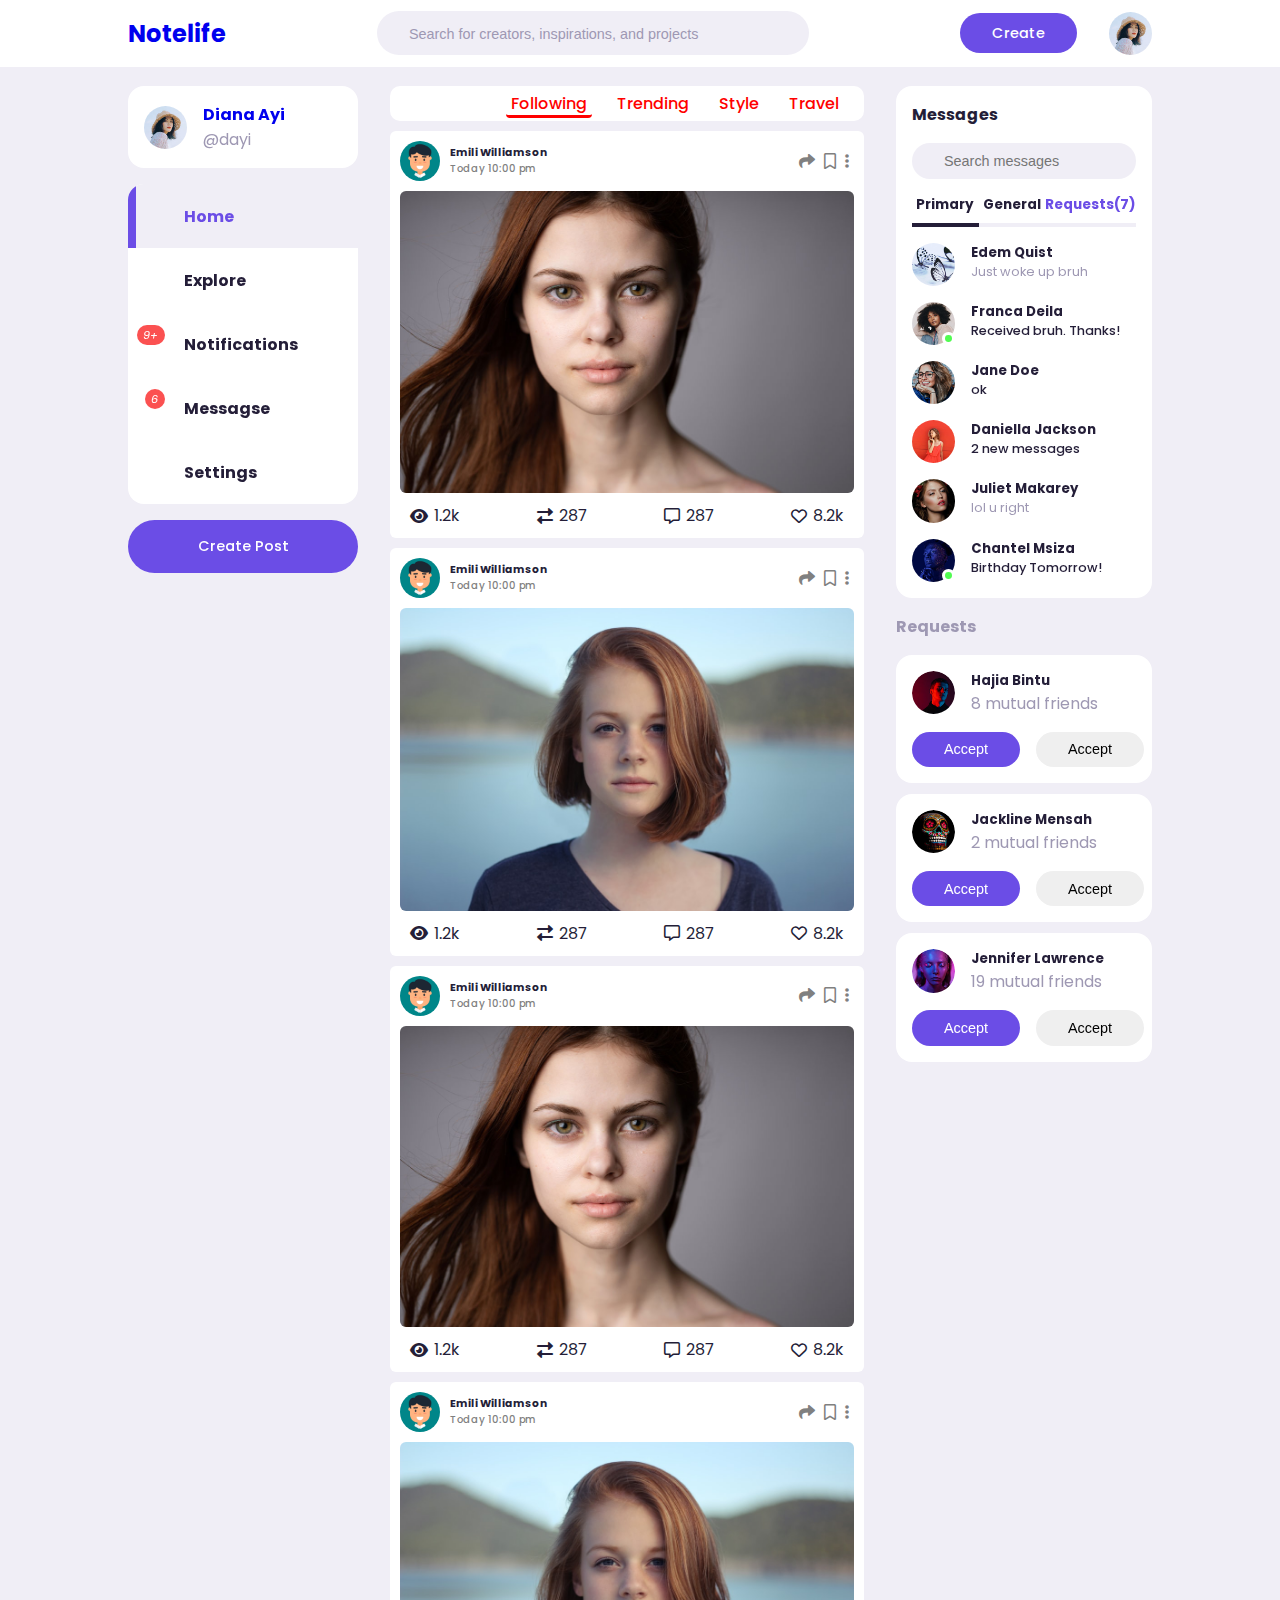
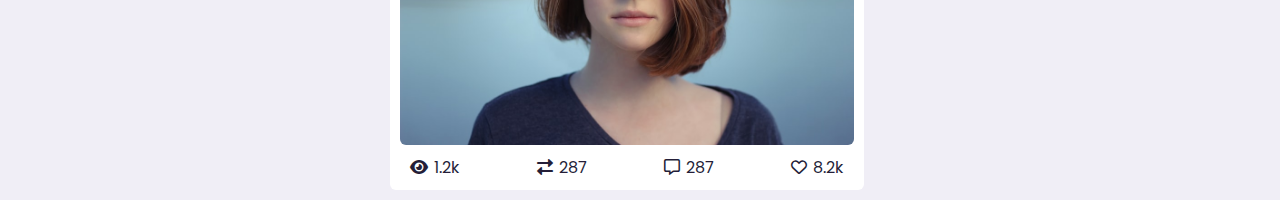
<file: Sliding-Sign-In-Sign-Up-Form-master/index.html>
<!DOCTYPE html>
<html lang="en">
<head>
    <meta charset="UTF-8">
    <meta http-equiv="X-UA-Compatible" content="IE=edge">
    <meta name="viewport" content="width=device-width, initial-scale=1.0">
    <title>Notelife</title>
    <!-- ICONSCOUT CDN -->
    <link rel="stylesheet" href="https://unicons.iconscout.com/release/v2.1.6/css/unicons.css">
    <!-- STYLESHEET -->
    <link rel="stylesheet" href="style.css">
    <!-- <link href="https://cdn.jsdelivr.net/npm/bootstrap@5.0.2/dist/css/bootstrap.min.css" rel="stylesheet"> -->
    <link rel="stylesheet" href="https://cdnjs.cloudflare.com/ajax/libs/font-awesome/6.0.0-beta3/css/all.min.css"/>
</head>
<body>
    <nav>
        <div class="container">
            <h2 class="log">
                <a href="index.html">Notelife</a>
            </h2>
            <div class="search-bar">
                <i class="uil uil-search"></i>
                <input type="search" placeholder="Search for creators, inspirations, and projects">
            </div>
            <div class="create">
                <label class="btn btn-primary create-btn" id="create-btnn" for="create-post">Create</label>
                <div class="profile-photo">
                    <a id="image-btn" href="#">
                        <img src="./images/profile-1.jpg">
                    </a>
                </div>
            </div>
        </div>

        <div class="drop-div" id="drop-section">
            <div class="tittlee">
                <img src="./images/profile-1.jpg" alt="image">
                <div>
                    <h6>Hey</h6>
                    <p>Jubaer Habibee</p>
                </div>
            </div>
            <div class="ulll-list">
                <ul>
                    <li><a href="profile1.html">View Profile</a></li>
                    <li><a href="editprofile.html">Edit Profile</a></li>
                    <li><a href="#" alert="this feature is coming soon">Change Language</a></li>
                    <li><a href="home.html">Logout</a></li>
                </ul>
            </div>
        </div>

        <div class="upload-div"> 
            <ul>
                <li class="active"><a href="#"><i class="fas fa-camera"></i>Camera</a></li>
                <li><a href="#"><i class="fas fa-video"></i>Video</a></li>
                <li><a href="#"><i class="fas fa-image"></i>Gallery</a></li>
                <li><a href="#"><i class="fas fa-font"></i>Text</a></li>
            </ul>
        </div>

        <div class="follow-lists" id="follst">
            <ul>
                <li class="active"><a id="flw" href="#">Following</a></li>
                <li><a id="trd" href="#">Trending</a></li>
                <li><a id="st" href="#">Style</a></li>
                <li><a id="trv" href="#">Travel</a></li>
            </ul>
        </div>

        <div class="footer-div">
            <ul>
                <li class="active"><a href="#"><i class="fas fa-home"></i></a></li>
                <li><a href="#"><i class="fas fa-video"></i></a></li>
                <li><a href="#"><i class="fas fa-bell"></i></a></li>
                <li><a href="#"><i class="far fa-comments"></i></a></li>
            </ul>
        </div>
        <div class="add-items">
            <div class="plus-icon">
                <a href="#" id="add--details"><i class="fas fa-plus plussss"></i></a>
            </div>
            <div class="add-icon-details" id="hidden-items"> 
                <ul>
                    <li class="active"><a href="#"><i class="fas fa-camera"></i></a></li>
                    <li><a href="#"><i class="fas fa-video"></i></a></li>
                    <li><a href="#"><i class="fas fa-image"></i></a></li>
                    <li><a href="#"><i class="fas fa-font"></i></a></li>
                </ul>
            </div>
        </div>
    </nav>

    <!------------------------- MAIN -------------------------->
    <main>
        <div class="container">
            <!--======================== LEFT ==========================-->
            <div class="left">
                <a class="profile" href="profile1.html">
                    <div class="profile-photo">
                        <img src="./images/profile-1.jpg">
                    </div>
                    <div class="handle">
                        <h4>Diana Ayi</h4>
                        <p class="text-muted">
                            @dayi
                        </p>
                    </div>
                </a>

                <!-------------------- SIDEBAR ------------------------->
                <div class="sidebar">
                    <a class="menu-item active">
                        <span><i class="uil uil-home"></i></span><h3>Home</h3>
                    </a>
                    <a class="menu-item">
                        <span><i class="uil uil-compass"></i></span><h3>Explore</h3>
                    </a>
                    <a class="menu-item" id="notifications">
                        <span><i class="uil uil-bell"><small class="notification-count">9+</small></i></span><h3>Notifications</h3>
                        <!-------------------- NOTIFICATION POPUP ---------------->
                        <div class="notifications-popup">
                            <div>
                                <div class="profile-photo">
                                    <img src="./images/profile-2.jpg">
                                </div>
                                <div class="notification-body">
                                    <b>Keke Benjamin</b> accepted your friend request
                                    <small class="text-muted">2 DAYS AGO</small>
                                </div>
                            </div>
                            <div>
                                <div class="profile-photo">
                                    <img src="./images/profile-3.jpg">
                                </div>
                                <div class="notification-body">
                                    <b>John Doe</b> commented on your post
                                    <small class="text-muted">1 HOUR AGO</small>
                                </div>
                            </div>
                            <div>
                                <div class="profile-photo">
                                    <img src="./images/profile-4.jpg">
                                </div>
                                <div class="notification-body">
                                    <b>Mary Oppong</b> and <b>283 others </b> liked your post
                                    <small class="text-muted">4 MINUTES AGO</small>
                                </div>
                            </div>
                            <div>
                                <div class="profile-photo">
                                    <img src="./images/profile-5.jpg">
                                </div>
                                <div class="notification-body">
                                    <b>Doris Y. Lartey</b> commented on a post you are tagged in
                                    <small class="text-muted">2 DAYS AGO</small>
                                </div>
                            </div>
                            <div>
                                <div class="profile-photo">
                                    <img src="./images/profile-6.jpg">
                                </div>
                                <div class="notification-body">
                                    <b>Donald Trump</b> commented on a post you are tagged in
                                    <small class="text-muted">1 HOUR AGO</small>
                                </div>
                            </div>
                            <div>
                                <div class="profile-photo">
                                    <img src="./images/profile-7.jpg">
                                </div>
                                <div class="notification-body">
                                    <b>jane Doe</b> commented on your post
                                    <small class="text-muted">1 HOUR AGO</small>
                                </div>
                            </div>
                        </div>
                        <!-------------------- END NOTIFICATION POPUP ---------------->
                    </a>
                    <a class="menu-item" id="messages-notification">
                        <span><i class="uil uil-envelope-alt"><small class="notification-count">6</small></i></span><h3>Messagse</h3>
                    </a>
                    <a class="menu-item">
                        <span><i class="uil uil-setting"></i></span><h3>Settings</h3>
                    </a>                        
                </div>
                <!------------------- END OF SIDEBAR -------------------->
                <label for="create-post" class="btn btn-primary">Create Post</label>
            </div>
            <!------------------- END OF LEFT -------------------->



            <!--======================== MIDDLE ==========================-->
            <div class="middle">
                <div id="following-post">
                    <div class="follow-lists" id="fo">
                        <ul>
                            <li class="active"><a href="#" class="type1">Following</a></li>
                            <li><a href="#" class="type2">Trending</a></li>
                            <li><a href="#" class="type3">Style</a></li>
                            <li><a href="#" class="type4">Travel</a></li>
                        </ul>
                    </div>
                    <div class="card-body">
                        <div>
                            <div class="post-area">
                                <div class="post-area1">
                                    <div class="user-pic">
                                        <img src="pp.jpg" alt="image">
                                    </div>
                                    <div class="user-text mt-1">
                                        <h6>Emili Williamson</h6>
                                        <p>Today 10:00 pm</p>
                                    </div>
                                </div>
                                <div class="icon">
                                    <i class="fas fa-share me-3"></i>
                                    <i class="far fa-bookmark me-3"></i>
                                    <i class="fas fa-ellipsis-v"></i>
                                </div>
                            </div>
                            <div class="image-post">
                                <img src="pp2.jpg" alt="image">
                            </div>
                            <div class="comment-area">
                                <div class="comment-icon">
                                    <i class="fas fa-eye"></i>
                                    <p>1.2k</p>
                                </div>
                                <div class="comment-icon">
                                    <i class="fas fa-exchange-alt"></i>
                                    <p>287</p>
                                </div>
                                <div class="comment-icon">
                                    <i class="far fa-comment-alt"></i>
                                    <p>287</p>
                                </div>
                                <div class="comment-icon">
                                    <i class="far fa-heart"></i>
                                    <p>8.2k</p>
                                </div>
                            </div>
                        </div>
                    </div>

                    <div class="card-body">
                        <div>
                            <div class="post-area">
                                <div class="post-area1">
                                    <div class="user-pic">
                                        <img src="pp.jpg" alt="image">
                                    </div>
                                    <div class="user-text mt-1">
                                        <h6>Emili Williamson</h6>
                                        <p>Today 10:00 pm</p>
                                    </div>
                                </div>
                                <div class="icon">
                                    <i class="fas fa-share me-3"></i>
                                    <i class="far fa-bookmark me-3"></i>
                                    <i class="fas fa-ellipsis-v"></i>
                                </div>
                            </div>
                            <div class="image-post">
                                <img src="pp1.jpg" alt="image">
                            </div>
                            <div class="comment-area">
                                <div class="comment-icon">
                                    <i class="fas fa-eye"></i>
                                    <p>1.2k</p>
                                </div>
                                <div class="comment-icon">
                                    <i class="fas fa-exchange-alt"></i>
                                    <p>287</p>
                                </div>
                                <div class="comment-icon">
                                    <i class="far fa-comment-alt"></i>
                                    <p>287</p>
                                </div>
                                <div class="comment-icon">
                                    <i class="far fa-heart"></i>
                                    <p>8.2k</p>
                                </div>
                            </div>
                        </div>
                    </div>
                    
                    <div class="card-body">
                        <div>
                            <div class="post-area">
                                <div class="post-area1">
                                    <div class="user-pic">
                                        <img src="pp.jpg" alt="image">
                                    </div>
                                    <div class="user-text mt-1">
                                        <h6>Emili Williamson</h6>
                                        <p>Today 10:00 pm</p>
                                    </div>
                                </div>
                                <div class="icon">
                                    <i class="fas fa-share me-3"></i>
                                    <i class="far fa-bookmark me-3"></i>
                                    <i class="fas fa-ellipsis-v"></i>
                                </div>
                            </div>
                            <div class="image-post">
                                <img src="pp2.jpg" alt="image">
                            </div>
                            <div class="comment-area">
                                <div class="comment-icon">
                                    <i class="fas fa-eye"></i>
                                    <p>1.2k</p>
                                </div>
                                <div class="comment-icon">
                                    <i class="fas fa-exchange-alt"></i>
                                    <p>287</p>
                                </div>
                                <div class="comment-icon">
                                    <i class="far fa-comment-alt"></i>
                                    <p>287</p>
                                </div>
                                <div class="comment-icon">
                                    <i class="far fa-heart"></i>
                                    <p>8.2k</p>
                                </div>
                            </div>
                        </div>
                    </div>
                    
                    <div class="card-body">
                        <div>
                            <div class="post-area">
                                <div class="post-area1">
                                    <div class="user-pic">
                                        <img src="pp.jpg" alt="image">
                                    </div>
                                    <div class="user-text mt-1">
                                        <h6>Emili Williamson</h6>
                                        <p>Today 10:00 pm</p>
                                    </div>
                                </div>
                                <div class="icon">
                                    <i class="fas fa-share me-3"></i>
                                    <i class="far fa-bookmark me-3"></i>
                                    <i class="fas fa-ellipsis-v"></i>
                                </div>
                            </div>
                            <div class="image-post">
                                <img src="pp1.jpg" alt="image">
                            </div>
                            <div class="comment-area">
                                <div class="comment-icon">
                                    <i class="fas fa-eye"></i>
                                    <p>1.2k</p>
                                </div>
                                <div class="comment-icon">
                                    <i class="fas fa-exchange-alt"></i>
                                    <p>287</p>
                                </div>
                                <div class="comment-icon">
                                    <i class="far fa-comment-alt"></i>
                                    <p>287</p>
                                </div>
                                <div class="comment-icon">
                                    <i class="far fa-heart"></i>
                                    <p>8.2k</p>
                                </div>
                            </div>
                        </div>
                    </div>

                </div>

                <!-- trending post start -->


                <div id="trending-post">
                    <div class="follow-lists" id="fo">
                        <ul>
                            <li><a href="#" class="type1">Following</a></li>
                            <li class="active"><a href="#" class="type2">Trending</a></li>
                            <li><a href="#" class="type3">Style</a></li>
                            <li><a href="#" class="type4">Travel</a></li>
                        </ul>
                    </div>
                    <div class="card-body">
                        <div>
                            <div class="post-area">
                                <div class="post-area1">
                                    <div class="user-pic">
                                        <img src="pp.jpg" alt="image">
                                    </div>
                                    <div class="user-text mt-1">
                                        <h6>Emili Williamson</h6>
                                        <p>Today 10:00 pm</p>
                                    </div>
                                </div>
                                <div class="icon">
                                    <i class="fas fa-share me-3"></i>
                                    <i class="far fa-bookmark me-3"></i>
                                    <i class="fas fa-ellipsis-v"></i>
                                </div>
                            </div>
                            <div class="image-post">
                                <img src="pp1.jpg" alt="image">
                            </div>
                            <div class="comment-area">
                                <div class="comment-icon">
                                    <i class="fas fa-eye"></i>
                                    <p>1.2k</p>
                                </div>
                                <div class="comment-icon">
                                    <i class="fas fa-exchange-alt"></i>
                                    <p>287</p>
                                </div>
                                <div class="comment-icon">
                                    <i class="far fa-comment-alt"></i>
                                    <p>287</p>
                                </div>
                                <div class="comment-icon">
                                    <i class="far fa-heart"></i>
                                    <p>8.2k</p>
                                </div>
                            </div>
                        </div>
                    </div>
                    
                    <div class="card-body">
                        <div>
                            <div class="post-area">
                                <div class="post-area1">
                                    <div class="user-pic">
                                        <img src="pp.jpg" alt="image">
                                    </div>
                                    <div class="user-text mt-1">
                                        <h6>Emili Williamson</h6>
                                        <p>Today 10:00 pm</p>
                                    </div>
                                </div>
                                <div class="icon">
                                    <i class="fas fa-share me-3"></i>
                                    <i class="far fa-bookmark me-3"></i>
                                    <i class="fas fa-ellipsis-v"></i>
                                </div>
                            </div>
                            <div class="image-post">
                                <img src="pp2.jpg" alt="image">
                            </div>
                            <div class="comment-area">
                                <div class="comment-icon">
                                    <i class="fas fa-eye"></i>
                                    <p>1.2k</p>
                                </div>
                                <div class="comment-icon">
                                    <i class="fas fa-exchange-alt"></i>
                                    <p>287</p>
                                </div>
                                <div class="comment-icon">
                                    <i class="far fa-comment-alt"></i>
                                    <p>287</p>
                                </div>
                                <div class="comment-icon">
                                    <i class="far fa-heart"></i>
                                    <p>8.2k</p>
                                </div>
                            </div>
                        </div>
                    </div>

                </div>

                <!-- trending post end -->
                <!-- style post start -->


                <div id="style-post">
                    <div class="follow-lists" id="fo">
                        <ul>
                            <li><a href="#" class="type1">Following</a></li>
                            <li><a href="#" class="type2">Trending</a></li>
                            <li class="active"><a href="#" class="type3">Style</a></li>
                            <li><a href="#" class="type4">Travel</a></li>
                        </ul>
                    </div>
                    <div class="card-body">
                        <div>
                            <div class="post-area">
                                <div class="post-area1">
                                    <div class="user-pic">
                                        <img src="pp.jpg" alt="image">
                                    </div>
                                    <div class="user-text mt-1">
                                        <h6>Emili Williamson</h6>
                                        <p>Today 10:00 pm</p>
                                    </div>
                                </div>
                                <div class="icon">
                                    <i class="fas fa-share me-3"></i>
                                    <i class="far fa-bookmark me-3"></i>
                                    <i class="fas fa-ellipsis-v"></i>
                                </div>
                            </div>
                            <div class="image-post">
                                <img src="pp2.jpg" alt="image">
                            </div>
                            <div class="comment-area">
                                <div class="comment-icon">
                                    <i class="fas fa-eye"></i>
                                    <p>1.2k</p>
                                </div>
                                <div class="comment-icon">
                                    <i class="fas fa-exchange-alt"></i>
                                    <p>287</p>
                                </div>
                                <div class="comment-icon">
                                    <i class="far fa-comment-alt"></i>
                                    <p>287</p>
                                </div>
                                <div class="comment-icon">
                                    <i class="far fa-heart"></i>
                                    <p>8.2k</p>
                                </div>
                            </div>
                        </div>
                    </div>

                    <div class="card-body">
                        <div>
                            <div class="post-area">
                                <div class="post-area1">
                                    <div class="user-pic">
                                        <img src="pp.jpg" alt="image">
                                    </div>
                                    <div class="user-text mt-1">
                                        <h6>Emili Williamson</h6>
                                        <p>Today 10:00 pm</p>
                                    </div>
                                </div>
                                <div class="icon">
                                    <i class="fas fa-share me-3"></i>
                                    <i class="far fa-bookmark me-3"></i>
                                    <i class="fas fa-ellipsis-v"></i>
                                </div>
                            </div>
                            <div class="image-post">
                                <img src="pp2.jpg" alt="image">
                            </div>
                            <div class="comment-area">
                                <div class="comment-icon">
                                    <i class="fas fa-eye"></i>
                                    <p>1.2k</p>
                                </div>
                                <div class="comment-icon">
                                    <i class="fas fa-exchange-alt"></i>
                                    <p>287</p>
                                </div>
                                <div class="comment-icon">
                                    <i class="far fa-comment-alt"></i>
                                    <p>287</p>
                                </div>
                                <div class="comment-icon">
                                    <i class="far fa-heart"></i>
                                    <p>8.2k</p>
                                </div>
                            </div>
                        </div>
                    </div>
                    
                    <div class="card-body">
                        <div>
                            <div class="post-area">
                                <div class="post-area1">
                                    <div class="user-pic">
                                        <img src="pp.jpg" alt="image">
                                    </div>
                                    <div class="user-text mt-1">
                                        <h6>Emili Williamson</h6>
                                        <p>Today 10:00 pm</p>
                                    </div>
                                </div>
                                <div class="icon">
                                    <i class="fas fa-share me-3"></i>
                                    <i class="far fa-bookmark me-3"></i>
                                    <i class="fas fa-ellipsis-v"></i>
                                </div>
                            </div>
                            <div class="image-post">
                                <img src="pp2.jpg" alt="image">
                            </div>
                            <div class="comment-area">
                                <div class="comment-icon">
                                    <i class="fas fa-eye"></i>
                                    <p>1.2k</p>
                                </div>
                                <div class="comment-icon">
                                    <i class="fas fa-exchange-alt"></i>
                                    <p>287</p>
                                </div>
                                <div class="comment-icon">
                                    <i class="far fa-comment-alt"></i>
                                    <p>287</p>
                                </div>
                                <div class="comment-icon">
                                    <i class="far fa-heart"></i>
                                    <p>8.2k</p>
                                </div>
                            </div>
                        </div>
                    </div>
                    
                    <div class="card-body">
                        <div>
                            <div class="post-area">
                                <div class="post-area1">
                                    <div class="user-pic">
                                        <img src="pp.jpg" alt="image">
                                    </div>
                                    <div class="user-text mt-1">
                                        <h6>Emili Williamson</h6>
                                        <p>Today 10:00 pm</p>
                                    </div>
                                </div>
                                <div class="icon">
                                    <i class="fas fa-share me-3"></i>
                                    <i class="far fa-bookmark me-3"></i>
                                    <i class="fas fa-ellipsis-v"></i>
                                </div>
                            </div>
                            <div class="image-post">
                                <img src="pp2.jpg" alt="image">
                            </div>
                            <div class="comment-area">
                                <div class="comment-icon">
                                    <i class="fas fa-eye"></i>
                                    <p>1.2k</p>
                                </div>
                                <div class="comment-icon">
                                    <i class="fas fa-exchange-alt"></i>
                                    <p>287</p>
                                </div>
                                <div class="comment-icon">
                                    <i class="far fa-comment-alt"></i>
                                    <p>287</p>
                                </div>
                                <div class="comment-icon">
                                    <i class="far fa-heart"></i>
                                    <p>8.2k</p>
                                </div>
                            </div>
                        </div>
                    </div>

                </div>

                <!-- style post end -->
                <!-- travel post start -->


                <div id="travel-post">
                    <div class="follow-lists" id="fo">
                        <ul>
                            <li><a href="#" class="type1">Following</a></li>
                            <li><a href="#" class="type2">Trending</a></li>
                            <li><a href="#" class="type3">Style</a></li>
                            <li class="active"><a href="#" class="type4">Travel</a></li>
                        </ul>
                    </div>
                    <div class="card-body">
                        <div>
                            <div class="post-area">
                                <div class="post-area1">
                                    <div class="user-pic">
                                        <img src="pp.jpg" alt="image">
                                    </div>
                                    <div class="user-text mt-1">
                                        <h6>Emili Williamson</h6>
                                        <p>Today 10:00 pm</p>
                                    </div>
                                </div>
                                <div class="icon">
                                    <i class="fas fa-share me-3"></i>
                                    <i class="far fa-bookmark me-3"></i>
                                    <i class="fas fa-ellipsis-v"></i>
                                </div>
                            </div>
                            <div class="image-post">
                                <img src="pp1.jpg" alt="image">
                            </div>
                            <div class="comment-area">
                                <div class="comment-icon">
                                    <i class="fas fa-eye"></i>
                                    <p>1.2k</p>
                                </div>
                                <div class="comment-icon">
                                    <i class="fas fa-exchange-alt"></i>
                                    <p>287</p>
                                </div>
                                <div class="comment-icon">
                                    <i class="far fa-comment-alt"></i>
                                    <p>287</p>
                                </div>
                                <div class="comment-icon">
                                    <i class="far fa-heart"></i>
                                    <p>8.2k</p>
                                </div>
                            </div>
                        </div>
                    </div>

                    <div class="card-body">
                        <div>
                            <div class="post-area">
                                <div class="post-area1">
                                    <div class="user-pic">
                                        <img src="pp.jpg" alt="image">
                                    </div>
                                    <div class="user-text mt-1">
                                        <h6>Emili Williamson</h6>
                                        <p>Today 10:00 pm</p>
                                    </div>
                                </div>
                                <div class="icon">
                                    <i class="fas fa-share me-3"></i>
                                    <i class="far fa-bookmark me-3"></i>
                                    <i class="fas fa-ellipsis-v"></i>
                                </div>
                            </div>
                            <div class="image-post">
                                <img src="pp1.jpg" alt="image">
                            </div>
                            <div class="comment-area">
                                <div class="comment-icon">
                                    <i class="fas fa-eye"></i>
                                    <p>1.2k</p>
                                </div>
                                <div class="comment-icon">
                                    <i class="fas fa-exchange-alt"></i>
                                    <p>287</p>
                                </div>
                                <div class="comment-icon">
                                    <i class="far fa-comment-alt"></i>
                                    <p>287</p>
                                </div>
                                <div class="comment-icon">
                                    <i class="far fa-heart"></i>
                                    <p>8.2k</p>
                                </div>
                            </div>
                        </div>
                    </div>
                    
                    <div class="card-body">
                        <div>
                            <div class="post-area">
                                <div class="post-area1">
                                    <div class="user-pic">
                                        <img src="pp.jpg" alt="image">
                                    </div>
                                    <div class="user-text mt-1">
                                        <h6>Emili Williamson</h6>
                                        <p>Today 10:00 pm</p>
                                    </div>
                                </div>
                                <div class="icon">
                                    <i class="fas fa-share me-3"></i>
                                    <i class="far fa-bookmark me-3"></i>
                                    <i class="fas fa-ellipsis-v"></i>
                                </div>
                            </div>
                            <div class="image-post">
                                <img src="pp1.jpg" alt="image">
                            </div>
                            <div class="comment-area">
                                <div class="comment-icon">
                                    <i class="fas fa-eye"></i>
                                    <p>1.2k</p>
                                </div>
                                <div class="comment-icon">
                                    <i class="fas fa-exchange-alt"></i>
                                    <p>287</p>
                                </div>
                                <div class="comment-icon">
                                    <i class="far fa-comment-alt"></i>
                                    <p>287</p>
                                </div>
                                <div class="comment-icon">
                                    <i class="far fa-heart"></i>
                                    <p>8.2k</p>
                                </div>
                            </div>
                        </div>
                    </div>
                    
                    <div class="card-body">
                        <div>
                            <div class="post-area">
                                <div class="post-area1">
                                    <div class="user-pic">
                                        <img src="pp.jpg" alt="image">
                                    </div>
                                    <div class="user-text mt-1">
                                        <h6>Emili Williamson</h6>
                                        <p>Today 10:00 pm</p>
                                    </div>
                                </div>
                                <div class="icon">
                                    <i class="fas fa-share me-3"></i>
                                    <i class="far fa-bookmark me-3"></i>
                                    <i class="fas fa-ellipsis-v"></i>
                                </div>
                            </div>
                            <div class="image-post">
                                <img src="pp1.jpg" alt="image">
                            </div>
                            <div class="comment-area">
                                <div class="comment-icon">
                                    <i class="fas fa-eye"></i>
                                    <p>1.2k</p>
                                </div>
                                <div class="comment-icon">
                                    <i class="fas fa-exchange-alt"></i>
                                    <p>287</p>
                                </div>
                                <div class="comment-icon">
                                    <i class="far fa-comment-alt"></i>
                                    <p>287</p>
                                </div>
                                <div class="comment-icon">
                                    <i class="far fa-heart"></i>
                                    <p>8.2k</p>
                                </div>
                            </div>
                        </div>
                    </div>

                </div>

                <!-- travel post end -->
            </div>
            <!--======================== END OF MIDDLE ==========================-->


            <!--======================== RIGHT ==========================-->
            <div class="right">
                <div class="messages">
                    <div class="heading">
                        <h4>Messages</h4><i class="uil uil-edit"></i>
                    </div>
                    <!------------ SEARCH BAR -------------->
                    <div class="search-bar">
                        <i class="uil uil-search"></i>
                        <input type="search" placeholder="Search messages" id="message-search">
                    </div>
                    <!------------ MESSAGES CATEGORY -------------->
                    <div class="category">
                        <h6 class="active">Primary</h6>
                        <h6>General</h6>
                        <h6 class="message-requests">Requests(7)</h6>
                    </div>
                    <!------------ MESSAGE -------------->
                    <!----- MESSAGE ----->
                    <div class="message">
                        <div class="profile-photo">
                            <img src="./images/profile-2.jpg">
                        </div>
                        <div class="message-body">
                            <h5>Edem Quist</h5>
                            <p class="text-muted">Just woke up bruh</p>
                        </div>
                    </div>
                    <!----- MESSAGE ----->
                    <div class="message">
                        <div class="profile-photo">
                            <img src="./images/profile-3.jpg">
                            <div class="active"></div>
                        </div>
                        <div class="message-body">
                            <h5>Franca Deila</h5>
                            <p class="text-bold">Received bruh. Thanks!</p>
                        </div>
                    </div>
                    <!----- MESSAGE ----->
                    <div class="message">
                        <div class="profile-photo">
                            <img src="./images/profile-4.jpg">
                        </div>
                        <div class="message-body">
                            <h5>Jane Doe</h5>
                            <p class="text-bold">ok</p>
                        </div>
                    </div>
                    <!----- MESSAGE ----->
                    <div class="message">
                        <div class="profile-photo">
                            <img src="./images/profile-5.jpg">
                        </div>
                        <div class="message-body">
                            <h5>Daniella Jackson</h5>
                            <p class="text-bold">2 new messages</p>
                        </div>
                    </div>
                    <!----- MESSAGE ----->
                    <div class="message">
                        <div class="profile-photo">
                            <img src="./images/profile-6.jpg">
                        </div>
                        <div class="message-body">
                            <h5>Juliet Makarey</h5>
                            <p class="text-muted">lol u right</p>
                        </div>
                    </div>
                    <!----- MESSAGE ----->
                    <div class="message">
                        <div class="profile-photo">
                            <img src="./images/profile-7.jpg">
                            <div class="active"></div>
                        </div>
                        <div class="message-body">
                            <h5>Chantel Msiza</h5>
                            <p class="text-bold">Birthday Tomorrow!</p>
                        </div>
                    </div>
                </div>
                <!------------ END OF MESSAGES -------------->


                <!------------ FRIEND REQUESTS -------------->
                <div class="friend-requests">
                    <h4>Requests</h4>
                    <!----- REQUEST 1----->
                    <div class="request">
                        <div class="info">
                            <div class="profile-photo">
                                <img src="./images/profile-8.jpg">
                            </div>
                            <div>
                                <h5>Hajia Bintu</h5>
                                <p class="text-muted">8 mutual friends</p>
                            </div>
                        </div>
                        <div class="action">
                            <button class="btn btn-primary">Accept</button>
                            <button class="btn">Accept</button>
                        </div>
                    </div>
                    <!----- REQUEST 2----->
                    <div class="request">
                        <div class="info">
                            <div class="profile-photo">
                                <img src="./images/profile-9.jpg">
                            </div>
                            <div>
                                <h5>Jackline Mensah</h5>
                                <p class="text-muted">2 mutual friends</p>
                            </div>
                        </div>
                        <div class="action">
                            <button class="btn btn-primary">Accept</button>
                            <button class="btn">Accept</button>
                        </div>
                    </div>
                    <!----- REQUEST 3----->
                    <div class="request">
                        <div class="info">
                            <div class="profile-photo">
                                <img src="./images/profile-10.jpg">
                            </div>
                            <div>
                                <h5>Jennifer Lawrence</h5>
                                <p class="text-muted">19 mutual friends</p>
                            </div>
                        </div>
                        <div class="action">
                            <button class="btn btn-primary">Accept</button>
                            <button class="btn">Accept</button>
                        </div>
                    </div>
                </div>
                </div>
            </div>
            <!--====================== END OF RIGHT ==========================-->
        </div>
    </main>

 <!--================================================ THEME CUSTOMIZATION =============================================-->
 <div class="customize-theme">
    <div class="card">
        <h2>Customize your view</h2>
        <p class="text-muted">Manage your font size, color, and background.</p>

        <!------------ FONT SIZES ------------->
        <div class="font-size">
            <h4>Font Size</h4>
            <div>
                <h6>Aa</h6>
            <div class="choose-size">
                <span class="font-size-1"></span>
                <span class="font-size-2"></span>
                <span class="font-size-3"></span>
                <span class="font-size-4"></span>
                <span class="font-size-5"></span>
            </div>
            <h3>Aa</h3>
            </div>
        </div>

        <!------------ PRIMARY COLORS ------------->
        <div class="color">
            <h4>Color</h4>
            <div class="choose-color">
            <span class="color-1 active"></span>
            <span class="color-2"></span>
            <span class="color-3"></span>
            <span class="color-4"></span>
            <span class="color-5"></span>
            </div>
        </div>

        <!---------- BACKGROUND COLORS ------------>
        <div class="background">
            <h4>Background</h4>
            <div class="choose-bg">
                <div class="bg-1 active">
                    <span></span>
                    <h5 for="bg-1">Light</h5>
                </div>
                <div class="bg-2">
                    <span></span>
                    <h5>Dim</h5>
                </div>
                <div class="bg-3">
                    <span></span>
                    <h5 for="bg-3">Lights Out</h5>
                </div>
            </div>
        </div>
    </div>
</div>

<script src="./index.js"></script>
<!-- <script src="https://cdn.jsdelivr.net/npm/bootstrap@5.0.2/dist/js/bootstrap.bundle.min.js"></script> -->
<script src="https://code.jquery.com/jquery-3.6.0.js"></script>
<script type="text/javascript">
  $(document).on('click', 'ul li', function(){
    $(this).addClass('active').siblings().removeClass('active')
  })

  $(document).ready(function(){
      $("#add--details").click(function(){
        $("#hidden-items").toggle(1000);
      });


      $("#image-btn").click(function(){
        $("#drop-section").toggle(1000);
        $(".upload-div").hide();
      });


      $("#create-btnn").click(function(){
        $(".upload-div").toggle(1000);
        $("#drop-section").hide();
      });


      $("#flw").click(function(){
        $("#following-post").show();
        $("#trending-post").hide();
        $("#style-post").hide();
        $("#travel-post").hide();
      });


      $("#trd").click(function(){
        $("#following-post").hide();
        $("#trending-post").show();
        $("#style-post").hide();
        $("#travel-post").hide();
      });


      $("#st").click(function(){
        $("#following-post").hide();
        $("#trending-post").hide();
        $("#style-post").show();
        $("#travel-post").hide();
      });


      $("#trv").click(function(){
        $("#following-post").hide();
        $("#trending-post").hide();
        $("#style-post").hide();
        $("#travel-post").show();
      });


      $(".type1").click(function(){
        $("#following-post").show();
        $("#trending-post").hide();
        $("#style-post").hide();
        $("#travel-post").hide();
      });


      $(".type2").click(function(){
        $("#following-post").hide();
        $("#trending-post").show();
        $("#style-post").hide();
        $("#travel-post").hide();
      });


      $(".type3").click(function(){
        $("#following-post").hide();
        $("#trending-post").hide();
        $("#style-post").show();
        $("#travel-post").hide();
      });


      $(".type4").click(function(){
        $("#following-post").hide();
        $("#trending-post").hide();
        $("#style-post").hide();
        $("#travel-post").show();
      });
    });



</script>

</body>
</html>
</file>
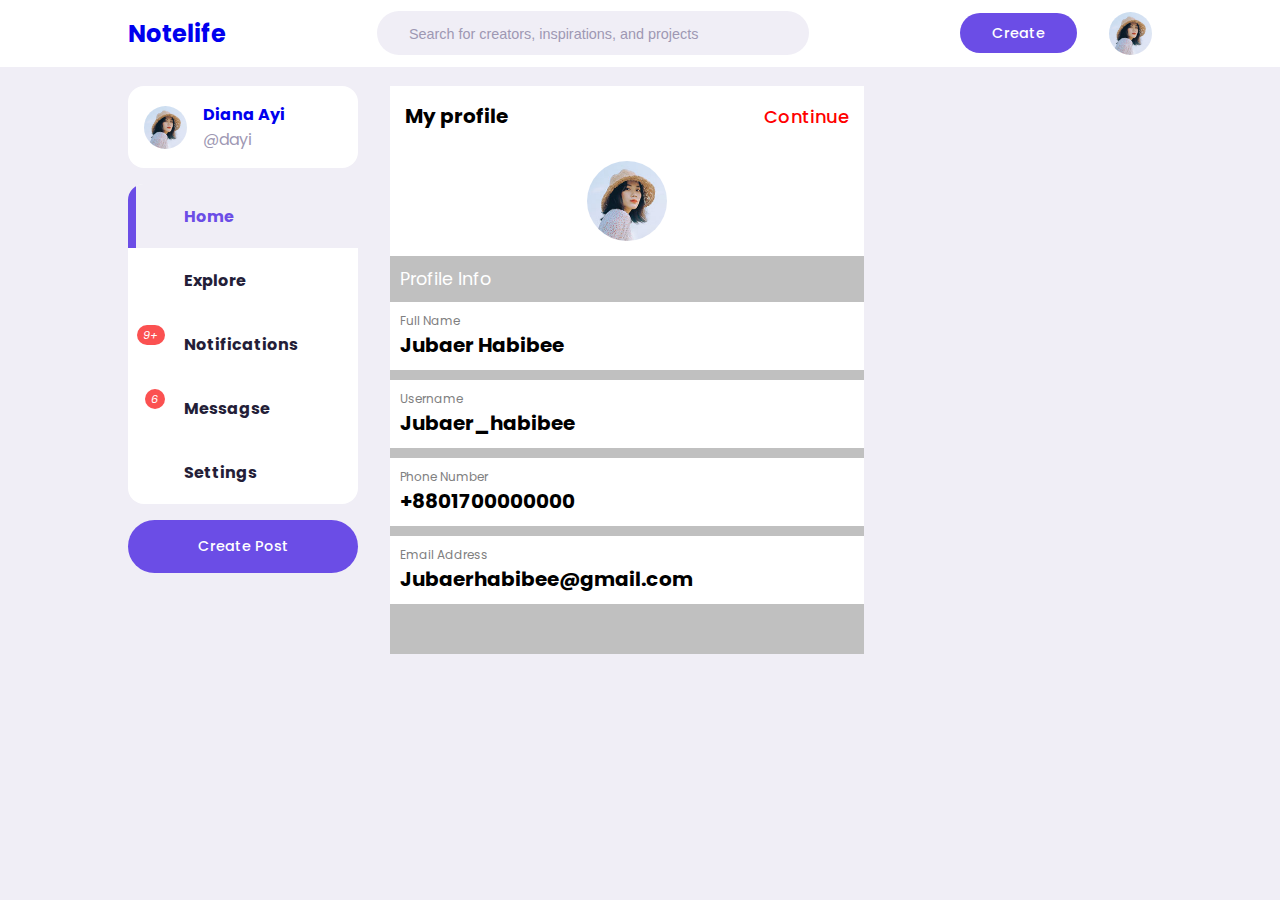
<file: Sliding-Sign-In-Sign-Up-Form-master/editprofile.html>
<!DOCTYPE html>
<html lang="en">
<head>
    <meta charset="UTF-8">
    <meta http-equiv="X-UA-Compatible" content="IE=edge">
    <meta name="viewport" content="width=device-width, initial-scale=1.0">
    <title>Notelife</title>
    <!-- ICONSCOUT CDN -->
    <link rel="stylesheet" href="https://unicons.iconscout.com/release/v2.1.6/css/unicons.css">
    <!-- STYLESHEET -->
    <link rel="stylesheet" href="./editprofile.css">
    <!-- <link href="https://cdn.jsdelivr.net/npm/bootstrap@5.0.2/dist/css/bootstrap.min.css" rel="stylesheet"> -->
    <link rel="stylesheet" href="https://cdnjs.cloudflare.com/ajax/libs/font-awesome/6.0.0-beta3/css/all.min.css"/>
</head>
<body>
    <nav>
        <div class="container">
            <h2 class="log">
                <a href="index.html">Notelife</a>
            </h2>
            <div class="search-bar">
                <i class="uil uil-search"></i>
                <input type="search" placeholder="Search for creators, inspirations, and projects">
            </div>
            <div class="create">
                <label class="btn btn-primary create-btn" id="create-btnn" for="create-post">Create</label>
                <div class="profile-photo">
                    <a id="image-btn" href="#">
                        <img src="./images/profile-1.jpg">
                    </a>
                </div>
            </div>
        </div>

        <div class="drop-div" id="drop-section">
            <div class="tittlee">
                <img src="./images/profile-1.jpg" alt="image">
                <div>
                    <h6>Hey</h6>
                    <p>Jubaer Habibee</p>
                </div>
            </div>
            <div class="ulll-list">
                <ul>
                    <li><a href="profile1.html">View Profile</a></li>
                    <li><a href="editprofile.html">Edit Profile</a></li>
                    <li><a href="#">Change Language</a></li>
                    <li><a href="home.html">Logout</a></li>
                </ul>
            </div>
        </div>

        <div class="upload-div"> 
            <ul>
                <li class="active"><a href="#"><i class="fas fa-camera"></i>Camera</a></li>
                <li><a href="#"><i class="fas fa-video"></i>Video</a></li>
                <li><a href="#"><i class="fas fa-image"></i>Gallery</a></li>
                <li><a href="#"><i class="fas fa-font"></i>Text</a></li>
            </ul>
        </div>
    </nav>

    <!------------------------- MAIN -------------------------->
    <main>
        <div class="container">
            <!--======================== LEFT ==========================-->
            <div class="left">
                <a class="profile" href="#">
                    <div class="profile-photo">
                        <img src="./images/profile-1.jpg">
                    </div>
                    <div class="handle">
                        <h4>Diana Ayi</h4>
                        <p class="text-muted">
                            @dayi
                        </p>
                    </div>
                </a>

                <!-------------------- SIDEBAR ------------------------->
                <div class="sidebar">
                    <a class="menu-item active">
                        <span><i class="uil uil-home"></i></span><h3>Home</h3>
                    </a>
                    <a class="menu-item">
                        <span><i class="uil uil-compass"></i></span><h3>Explore</h3>
                    </a>
                    <a class="menu-item" id="notifications">
                        <span><i class="uil uil-bell"><small class="notification-count">9+</small></i></span><h3>Notifications</h3>
                        <!-------------------- NOTIFICATION POPUP ---------------->
                        <div class="notifications-popup">
                            <div>
                                <div class="profile-photo">
                                    <img src="./images/profile-2.jpg">
                                </div>
                                <div class="notification-body">
                                    <b>Keke Benjamin</b> accepted your friend request
                                    <small class="text-muted">2 DAYS AGO</small>
                                </div>
                            </div>
                            <div>
                                <div class="profile-photo">
                                    <img src="./images/profile-3.jpg">
                                </div>
                                <div class="notification-body">
                                    <b>John Doe</b> commented on your post
                                    <small class="text-muted">1 HOUR AGO</small>
                                </div>
                            </div>
                            <div>
                                <div class="profile-photo">
                                    <img src="./images/profile-4.jpg">
                                </div>
                                <div class="notification-body">
                                    <b>Mary Oppong</b> and <b>283 others </b> liked your post
                                    <small class="text-muted">4 MINUTES AGO</small>
                                </div>
                            </div>
                            <div>
                                <div class="profile-photo">
                                    <img src="./images/profile-5.jpg">
                                </div>
                                <div class="notification-body">
                                    <b>Doris Y. Lartey</b> commented on a post you are tagged in
                                    <small class="text-muted">2 DAYS AGO</small>
                                </div>
                            </div>
                            <div>
                                <div class="profile-photo">
                                    <img src="./images/profile-6.jpg">
                                </div>
                                <div class="notification-body">
                                    <b>Donald Trump</b> commented on a post you are tagged in
                                    <small class="text-muted">1 HOUR AGO</small>
                                </div>
                            </div>
                            <div>
                                <div class="profile-photo">
                                    <img src="./images/profile-7.jpg">
                                </div>
                                <div class="notification-body">
                                    <b>jane Doe</b> commented on your post
                                    <small class="text-muted">1 HOUR AGO</small>
                                </div>
                            </div>
                        </div>
                        <!-------------------- END NOTIFICATION POPUP ---------------->
                    </a>
                    <a class="menu-item" id="messages-notification">
                        <span><i class="uil uil-envelope-alt"><small class="notification-count">6</small></i></span><h3>Messagse</h3>
                    </a>
                    <a class="menu-item">
                        <span><i class="uil uil-setting"></i></span><h3>Settings</h3>
                    </a>                        
                </div>
                <!------------------- END OF SIDEBAR -------------------->
                <label for="create-post" class="btn btn-primary">Create Post</label>
            </div>
            <!------------------- END OF LEFT -------------------->



            <!--======================== MIDDLE ==========================-->
            <div class="middle">
                    <div class="profile-edit">
    <div class="container-lg">
        <div class="row">
            <div class="col-lg-4">
                <div>
                    <div class="bggg">
                        <div class="bgg1">
                            <h3>My profile</h3>
                            <a href="index.html">Continue</a>
                        </div>
                        <div class="bgg2">
                            <img src="./images/profile-1.jpg" alt="profile-image">
                        </div>
                        <div class="bgg3">
                            <p class="p-0 m-0">Profile Info</p>
                        </div>
                        <div class="bgg4">
                            <p class="p-0 m-0">Full Name</p>
                            <h3 class="p-0 m-0">Jubaer Habibee</h3>
                        </div>
                        <div class="bgg5">
                            <p class="p-0 m-0">Username</p>
                            <h3 class="p-0 m-0">Jubaer_habibee</h3>
                        </div>
                        <div class="bgg5">
                            <p class="p-0 m-0">Phone Number</p>
                            <h3 class="p-0 m-0">+8801700000000</h3>
                        </div>
                        <div class="bgg5">
                            <p class="p-0 m-0">Email Address</p>
                            <h3 class="p-0 m-0">Jubaerhabibee@gmail.com</h3>
                        </div>
                        <br>
                        <br>
                    </div>
                </div>
            </div>
            <div class="col-lg-8"></div>
        </div>
    </div>
</div>
            </div>
            <!--======================== END OF MIDDLE ==========================-->


        </div>
    </main>

 

<script src="./index.js"></script>
<!-- <script src="https://cdn.jsdelivr.net/npm/bootstrap@5.0.2/dist/js/bootstrap.bundle.min.js"></script> -->
<script src="https://code.jquery.com/jquery-3.6.0.js"></script>
<script type="text/javascript">
  $(document).on('click', 'ul li', function(){
    $(this).addClass('active').siblings().removeClass('active')
  })

  $(document).ready(function(){
       $("#image-btn").click(function(){
        $("#drop-section").toggle(1000);
        $(".upload-div").hide();
      });


      $("#create-btnn").click(function(){
        $(".upload-div").toggle(1000);
        $("#drop-section").hide();
      });
});
</script>
</body>
</html>
</file>
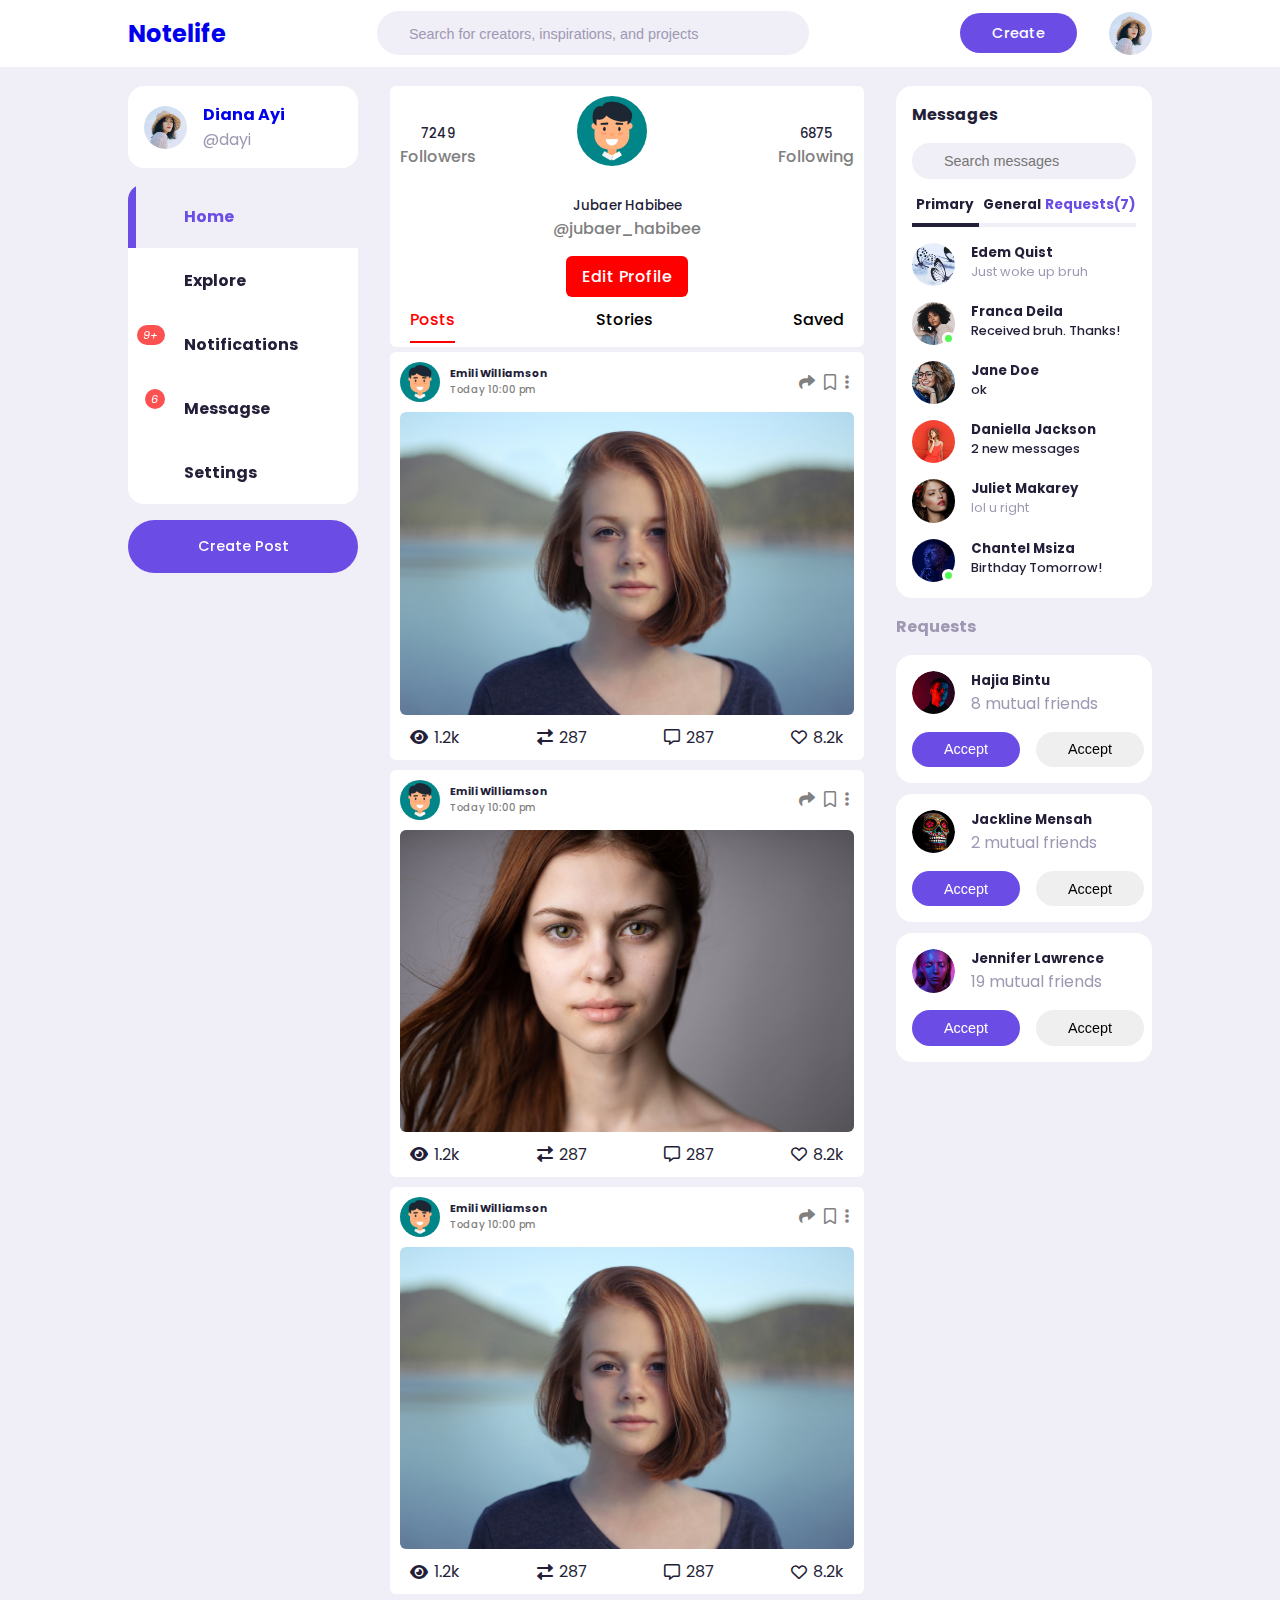
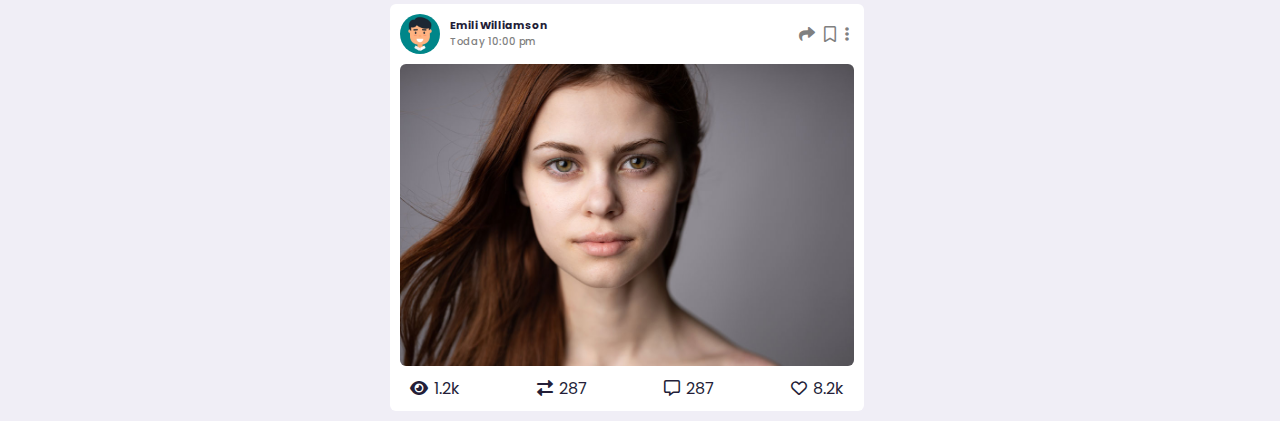
<file: Sliding-Sign-In-Sign-Up-Form-master/profile1.html>
<!DOCTYPE html>
<html lang="en">
<head>
    <meta charset="UTF-8">
    <meta http-equiv="X-UA-Compatible" content="IE=edge">
    <meta name="viewport" content="width=device-width, initial-scale=1.0">
    <title>Notelife</title>
    <!-- ICONSCOUT CDN -->
    <link rel="stylesheet" href="https://unicons.iconscout.com/release/v2.1.6/css/unicons.css">
    <!-- STYLESHEET -->
    <link rel="stylesheet" href="./profile1.css">
    <!-- <link href="https://cdn.jsdelivr.net/npm/bootstrap@5.0.2/dist/css/bootstrap.min.css" rel="stylesheet"> -->
    <link rel="stylesheet" href="https://cdnjs.cloudflare.com/ajax/libs/font-awesome/6.0.0-beta3/css/all.min.css"/>
</head>
<body>
    <nav>
        <div class="container">
            <h2 class="log">
                <a href="index.html">Notelife</a>
            </h2>
            <div class="search-bar">
                <i class="uil uil-search"></i>
                <input type="search" placeholder="Search for creators, inspirations, and projects">
            </div>
            <div class="create">
                <label class="btn btn-primary create-btn" id="create-btnn" for="create-post">Create</label>
                <div class="profile-photo">
                    <a id="image-btn" href="#">
                        <img src="./images/profile-1.jpg">
                    </a>
                </div>
            </div>
        </div>

        <div class="drop-div" id="drop-section">
            <div class="tittlee">
                <img src="./images/profile-1.jpg" alt="image">
                <div>
                    <h6>Hey</h6>
                    <p>Jubaer Habibee</p>
                </div>
            </div>
            <div class="ulll-list">
                <ul>
                    <li><a href="profile1.html">View Profile</a></li>
                    <li><a href="editprofile.html">Edit Profile</a></li>
                    <li><a href="#">Change Language</a></li>
                    <li><a href="home.html">Logout</a></li>
                </ul>
            </div>
        </div>

        <div class="upload-div"> 
            <ul>
                <li class="active"><a href="#"><i class="fas fa-camera"></i>Camera</a></li>
                <li><a href="#"><i class="fas fa-video"></i>Video</a></li>
                <li><a href="#"><i class="fas fa-image"></i>Gallery</a></li>
                <li><a href="#"><i class="fas fa-font"></i>Text</a></li>
            </ul>
        </div>
    </nav>

    <!------------------------- MAIN -------------------------->
    <main>
        <div class="container">
            <!--======================== LEFT ==========================-->
            <div class="left">
                <a class="profile" href="#">
                    <div class="profile-photo">
                        <img src="./images/profile-1.jpg">
                    </div>
                    <div class="handle">
                        <h4>Diana Ayi</h4>
                        <p class="text-muted">
                            @dayi
                        </p>
                    </div>
                </a>

                <!-------------------- SIDEBAR ------------------------->
                <div class="sidebar">
                    <a class="menu-item active">
                        <span><i class="uil uil-home"></i></span><h3>Home</h3>
                    </a>
                    <a class="menu-item">
                        <span><i class="uil uil-compass"></i></span><h3>Explore</h3>
                    </a>
                    <a class="menu-item" id="notifications">
                        <span><i class="uil uil-bell"><small class="notification-count">9+</small></i></span><h3>Notifications</h3>
                        <!-------------------- NOTIFICATION POPUP ---------------->
                        <div class="notifications-popup">
                            <div>
                                <div class="profile-photo">
                                    <img src="./images/profile-2.jpg">
                                </div>
                                <div class="notification-body">
                                    <b>Keke Benjamin</b> accepted your friend request
                                    <small class="text-muted">2 DAYS AGO</small>
                                </div>
                            </div>
                            <div>
                                <div class="profile-photo">
                                    <img src="./images/profile-3.jpg">
                                </div>
                                <div class="notification-body">
                                    <b>John Doe</b> commented on your post
                                    <small class="text-muted">1 HOUR AGO</small>
                                </div>
                            </div>
                            <div>
                                <div class="profile-photo">
                                    <img src="./images/profile-4.jpg">
                                </div>
                                <div class="notification-body">
                                    <b>Mary Oppong</b> and <b>283 others </b> liked your post
                                    <small class="text-muted">4 MINUTES AGO</small>
                                </div>
                            </div>
                            <div>
                                <div class="profile-photo">
                                    <img src="./images/profile-5.jpg">
                                </div>
                                <div class="notification-body">
                                    <b>Doris Y. Lartey</b> commented on a post you are tagged in
                                    <small class="text-muted">2 DAYS AGO</small>
                                </div>
                            </div>
                            <div>
                                <div class="profile-photo">
                                    <img src="./images/profile-6.jpg">
                                </div>
                                <div class="notification-body">
                                    <b>Donald Trump</b> commented on a post you are tagged in
                                    <small class="text-muted">1 HOUR AGO</small>
                                </div>
                            </div>
                            <div>
                                <div class="profile-photo">
                                    <img src="./images/profile-7.jpg">
                                </div>
                                <div class="notification-body">
                                    <b>jane Doe</b> commented on your post
                                    <small class="text-muted">1 HOUR AGO</small>
                                </div>
                            </div>
                        </div>
                        <!-------------------- END NOTIFICATION POPUP ---------------->
                    </a>
                    <a class="menu-item" id="messages-notification">
                        <span><i class="uil uil-envelope-alt"><small class="notification-count">6</small></i></span><h3>Messagse</h3>
                    </a>
                    <a class="menu-item">
                        <span><i class="uil uil-setting"></i></span><h3>Settings</h3>
                    </a>                        
                </div>
                <!------------------- END OF SIDEBAR -------------------->
                <label for="create-post" class="btn btn-primary">Create Post</label>
            </div>
            <!------------------- END OF LEFT -------------------->



            <!--======================== MIDDLE ==========================-->
            <div class="middle">
                <div class="profile-div">
    <div class="container-lg">
        <div class="row">
            <div class="col-lg-4">
                <div class="upper-box">
                    <div class="back-icon">
                        <a href="home.html">
                            <i class="fas fa-chevron-left"></i>
                        </a>
                    </div>

                    <div class="texts">
                        <div>
                            <h5>7249</h5>
                            <p>Followers</p>
                        </div>
                        <div class="profile-pic">
                            <img src="pp.jpg" alt="image">
                        </div>
                        <div>
                            <h5>6875</h5>
                            <p>Following</p>
                        </div>
                    </div>
                    <div class="user-id">
                        <h5>Jubaer Habibee</h5>
                        <p>@jubaer_habibee</p>
                    </div>

                    <div class="edit-profile-btn">
                        <a href="editprofile.html">Edit Profile</a>
                    </div>

                    <div class="lists">
                        <ul class="list">
                            <li class="active"><a href="#" id="posts--post">Posts</a></li>
                            <li><a href="#" id="story--post">Stories</a></li>
                            <li><a href="#" id="saved--post">Saved</a></li>
                        </ul>
                    </div>
                </div>
<!-- posts post start -->
            <div id="posts-post">
                <div class="card-body">
                    <div>
                        <div class="post-area">
                            <div class="post-area1">
                                <div class="user-pic">
                                    <img src="pp.jpg" alt="image">
                                </div>
                                <div class="user-text mt-1">
                                    <h6>Emili Williamson</h6>
                                    <p>Today 10:00 pm</p>
                                </div>
                            </div>
                            <div class="icon">
                                <i class="fas fa-share me-3"></i>
                                <i class="far fa-bookmark me-3"></i>
                                <i class="fas fa-ellipsis-v"></i>
                            </div>
                        </div>
                        <div class="image-post">
                            <img src="pp1.jpg" alt="image">
                        </div>
                        <div class="comment-area">
                            <div class="comment-icon">
                                <i class="fas fa-eye"></i>
                                <p>1.2k</p>
                            </div>
                            <div class="comment-icon">
                                <i class="fas fa-exchange-alt"></i>
                                <p>287</p>
                            </div>
                            <div class="comment-icon">
                                <i class="far fa-comment-alt"></i>
                                <p>287</p>
                            </div>
                            <div class="comment-icon">
                                <i class="far fa-heart"></i>
                                <p>8.2k</p>
                            </div>
                        </div>
                    </div>
                </div>

                <div class="card-body">
                    <div>
                        <div class="post-area">
                            <div class="post-area1">
                                <div class="user-pic">
                                    <img src="pp.jpg" alt="image">
                                </div>
                                <div class="user-text mt-1">
                                    <h6>Emili Williamson</h6>
                                    <p>Today 10:00 pm</p>
                                </div>
                            </div>
                            <div class="icon">
                                <i class="fas fa-share me-3"></i>
                                <i class="far fa-bookmark me-3"></i>
                                <i class="fas fa-ellipsis-v"></i>
                            </div>
                        </div>
                        <div class="image-post">
                            <img src="pp2.jpg" alt="image">
                        </div>
                        <div class="comment-area">
                            <div class="comment-icon">
                                <i class="fas fa-eye"></i>
                                <p>1.2k</p>
                            </div>
                            <div class="comment-icon">
                                <i class="fas fa-exchange-alt"></i>
                                <p>287</p>
                            </div>
                            <div class="comment-icon">
                                <i class="far fa-comment-alt"></i>
                                <p>287</p>
                            </div>
                            <div class="comment-icon">
                                <i class="far fa-heart"></i>
                                <p>8.2k</p>
                            </div>
                        </div>
                    </div>
                </div>

                <div class="card-body">
                    <div>
                        <div class="post-area">
                            <div class="post-area1">
                                <div class="user-pic">
                                    <img src="pp.jpg" alt="image">
                                </div>
                                <div class="user-text mt-1">
                                    <h6>Emili Williamson</h6>
                                    <p>Today 10:00 pm</p>
                                </div>
                            </div>
                            <div class="icon">
                                <i class="fas fa-share me-3"></i>
                                <i class="far fa-bookmark me-3"></i>
                                <i class="fas fa-ellipsis-v"></i>
                            </div>
                        </div>
                        <div class="image-post">
                            <img src="pp1.jpg" alt="image">
                        </div>
                        <div class="comment-area">
                            <div class="comment-icon">
                                <i class="fas fa-eye"></i>
                                <p>1.2k</p>
                            </div>
                            <div class="comment-icon">
                                <i class="fas fa-exchange-alt"></i>
                                <p>287</p>
                            </div>
                            <div class="comment-icon">
                                <i class="far fa-comment-alt"></i>
                                <p>287</p>
                            </div>
                            <div class="comment-icon">
                                <i class="far fa-heart"></i>
                                <p>8.2k</p>
                            </div>
                        </div>
                    </div>
                </div>

                <div class="card-body">
                    <div>
                        <div class="post-area">
                            <div class="post-area1">
                                <div class="user-pic">
                                    <img src="pp.jpg" alt="image">
                                </div>
                                <div class="user-text mt-1">
                                    <h6>Emili Williamson</h6>
                                    <p>Today 10:00 pm</p>
                                </div>
                            </div>
                            <div class="icon">
                                <i class="fas fa-share me-3"></i>
                                <i class="far fa-bookmark me-3"></i>
                                <i class="fas fa-ellipsis-v"></i>
                            </div>
                        </div>
                        <div class="image-post">
                            <img src="pp2.jpg" alt="image">
                        </div>
                        <div class="comment-area">
                            <div class="comment-icon">
                                <i class="fas fa-eye"></i>
                                <p>1.2k</p>
                            </div>
                            <div class="comment-icon">
                                <i class="fas fa-exchange-alt"></i>
                                <p>287</p>
                            </div>
                            <div class="comment-icon">
                                <i class="far fa-comment-alt"></i>
                                <p>287</p>
                            </div>
                            <div class="comment-icon">
                                <i class="far fa-heart"></i>
                                <p>8.2k</p>
                            </div>
                        </div>
                    </div>
                </div>
            </div>
<!-- posts post end -->
<!-- saved post start -->
            <div id="saved-post">
                <div class="card-body">
                    <div>
                        <div class="post-area">
                            <div class="post-area1">
                                <div class="user-pic">
                                    <img src="pp.jpg" alt="image">
                                </div>
                                <div class="user-text mt-1">
                                    <h6>Emili Williamson</h6>
                                    <p>Today 10:00 pm</p>
                                </div>
                            </div>
                            <div class="icon">
                                <i class="fas fa-share me-3"></i>
                                <i class="far fa-bookmark me-3"></i>
                                <i class="fas fa-ellipsis-v"></i>
                            </div>
                        </div>
                        <div class="image-post">
                            <img src="pp1.jpg" alt="image">
                        </div>
                        <div class="comment-area">
                            <div class="comment-icon">
                                <i class="fas fa-eye"></i>
                                <p>1.2k</p>
                            </div>
                            <div class="comment-icon">
                                <i class="fas fa-exchange-alt"></i>
                                <p>287</p>
                            </div>
                            <div class="comment-icon">
                                <i class="far fa-comment-alt"></i>
                                <p>287</p>
                            </div>
                            <div class="comment-icon">
                                <i class="far fa-heart"></i>
                                <p>8.2k</p>
                            </div>
                        </div>
                    </div>
                </div>

                <div class="card-body">
                    <div>
                        <div class="post-area">
                            <div class="post-area1">
                                <div class="user-pic">
                                    <img src="pp.jpg" alt="image">
                                </div>
                                <div class="user-text mt-1">
                                    <h6>Emili Williamson</h6>
                                    <p>Today 10:00 pm</p>
                                </div>
                            </div>
                            <div class="icon">
                                <i class="fas fa-share me-3"></i>
                                <i class="far fa-bookmark me-3"></i>
                                <i class="fas fa-ellipsis-v"></i>
                            </div>
                        </div>
                        <div class="image-post">
                            <img src="pp1.jpg" alt="image">
                        </div>
                        <div class="comment-area">
                            <div class="comment-icon">
                                <i class="fas fa-eye"></i>
                                <p>1.2k</p>
                            </div>
                            <div class="comment-icon">
                                <i class="fas fa-exchange-alt"></i>
                                <p>287</p>
                            </div>
                            <div class="comment-icon">
                                <i class="far fa-comment-alt"></i>
                                <p>287</p>
                            </div>
                            <div class="comment-icon">
                                <i class="far fa-heart"></i>
                                <p>8.2k</p>
                            </div>
                        </div>
                    </div>
                </div>

                <div class="card-body">
                    <div>
                        <div class="post-area">
                            <div class="post-area1">
                                <div class="user-pic">
                                    <img src="pp.jpg" alt="image">
                                </div>
                                <div class="user-text mt-1">
                                    <h6>Emili Williamson</h6>
                                    <p>Today 10:00 pm</p>
                                </div>
                            </div>
                            <div class="icon">
                                <i class="fas fa-share me-3"></i>
                                <i class="far fa-bookmark me-3"></i>
                                <i class="fas fa-ellipsis-v"></i>
                            </div>
                        </div>
                        <div class="image-post">
                            <img src="pp1.jpg" alt="image">
                        </div>
                        <div class="comment-area">
                            <div class="comment-icon">
                                <i class="fas fa-eye"></i>
                                <p>1.2k</p>
                            </div>
                            <div class="comment-icon">
                                <i class="fas fa-exchange-alt"></i>
                                <p>287</p>
                            </div>
                            <div class="comment-icon">
                                <i class="far fa-comment-alt"></i>
                                <p>287</p>
                            </div>
                            <div class="comment-icon">
                                <i class="far fa-heart"></i>
                                <p>8.2k</p>
                            </div>
                        </div>
                    </div>
                </div>

                <div class="card-body">
                    <div>
                        <div class="post-area">
                            <div class="post-area1">
                                <div class="user-pic">
                                    <img src="pp.jpg" alt="image">
                                </div>
                                <div class="user-text mt-1">
                                    <h6>Emili Williamson</h6>
                                    <p>Today 10:00 pm</p>
                                </div>
                            </div>
                            <div class="icon">
                                <i class="fas fa-share me-3"></i>
                                <i class="far fa-bookmark me-3"></i>
                                <i class="fas fa-ellipsis-v"></i>
                            </div>
                        </div>
                        <div class="image-post">
                            <img src="pp1.jpg" alt="image">
                        </div>
                        <div class="comment-area">
                            <div class="comment-icon">
                                <i class="fas fa-eye"></i>
                                <p>1.2k</p>
                            </div>
                            <div class="comment-icon">
                                <i class="fas fa-exchange-alt"></i>
                                <p>287</p>
                            </div>
                            <div class="comment-icon">
                                <i class="far fa-comment-alt"></i>
                                <p>287</p>
                            </div>
                            <div class="comment-icon">
                                <i class="far fa-heart"></i>
                                <p>8.2k</p>
                            </div>
                        </div>
                    </div>
                </div>
            </div>
<!-- saved post end -->

            </div>
            <div class="col-lg-8"></div>
        </div>
    </div>
</div>
            </div>
            <!--======================== END OF MIDDLE ==========================-->


            <!--======================== RIGHT ==========================-->
            <div class="right">
                <div class="messages">
                    <div class="heading">
                        <h4>Messages</h4><i class="uil uil-edit"></i>
                    </div>
                    <!------------ SEARCH BAR -------------->
                    <div class="search-bar">
                        <i class="uil uil-search"></i>
                        <input type="search" placeholder="Search messages" id="message-search">
                    </div>
                    <!------------ MESSAGES CATEGORY -------------->
                    <div class="category">
                        <h6 class="active">Primary</h6>
                        <h6>General</h6>
                        <h6 class="message-requests">Requests(7)</h6>
                    </div>
                    <!------------ MESSAGE -------------->
                    <!----- MESSAGE ----->
                    <div class="message">
                        <div class="profile-photo">
                            <img src="./images/profile-2.jpg">
                        </div>
                        <div class="message-body">
                            <h5>Edem Quist</h5>
                            <p class="text-muted">Just woke up bruh</p>
                        </div>
                    </div>
                    <!----- MESSAGE ----->
                    <div class="message">
                        <div class="profile-photo">
                            <img src="./images/profile-3.jpg">
                            <div class="active"></div>
                        </div>
                        <div class="message-body">
                            <h5>Franca Deila</h5>
                            <p class="text-bold">Received bruh. Thanks!</p>
                        </div>
                    </div>
                    <!----- MESSAGE ----->
                    <div class="message">
                        <div class="profile-photo">
                            <img src="./images/profile-4.jpg">
                        </div>
                        <div class="message-body">
                            <h5>Jane Doe</h5>
                            <p class="text-bold">ok</p>
                        </div>
                    </div>
                    <!----- MESSAGE ----->
                    <div class="message">
                        <div class="profile-photo">
                            <img src="./images/profile-5.jpg">
                        </div>
                        <div class="message-body">
                            <h5>Daniella Jackson</h5>
                            <p class="text-bold">2 new messages</p>
                        </div>
                    </div>
                    <!----- MESSAGE ----->
                    <div class="message">
                        <div class="profile-photo">
                            <img src="./images/profile-6.jpg">
                        </div>
                        <div class="message-body">
                            <h5>Juliet Makarey</h5>
                            <p class="text-muted">lol u right</p>
                        </div>
                    </div>
                    <!----- MESSAGE ----->
                    <div class="message">
                        <div class="profile-photo">
                            <img src="./images/profile-7.jpg">
                            <div class="active"></div>
                        </div>
                        <div class="message-body">
                            <h5>Chantel Msiza</h5>
                            <p class="text-bold">Birthday Tomorrow!</p>
                        </div>
                    </div>
                </div>
                <!------------ END OF MESSAGES -------------->


                <!------------ FRIEND REQUESTS -------------->
                <div class="friend-requests">
                    <h4>Requests</h4>
                    <!----- REQUEST 1----->
                    <div class="request">
                        <div class="info">
                            <div class="profile-photo">
                                <img src="./images/profile-8.jpg">
                            </div>
                            <div>
                                <h5>Hajia Bintu</h5>
                                <p class="text-muted">8 mutual friends</p>
                            </div>
                        </div>
                        <div class="action">
                            <button class="btn btn-primary">Accept</button>
                            <button class="btn">Accept</button>
                        </div>
                    </div>
                    <!----- REQUEST 2----->
                    <div class="request">
                        <div class="info">
                            <div class="profile-photo">
                                <img src="./images/profile-9.jpg">
                            </div>
                            <div>
                                <h5>Jackline Mensah</h5>
                                <p class="text-muted">2 mutual friends</p>
                            </div>
                        </div>
                        <div class="action">
                            <button class="btn btn-primary">Accept</button>
                            <button class="btn">Accept</button>
                        </div>
                    </div>
                    <!----- REQUEST 3----->
                    <div class="request">
                        <div class="info">
                            <div class="profile-photo">
                                <img src="./images/profile-10.jpg">
                            </div>
                            <div>
                                <h5>Jennifer Lawrence</h5>
                                <p class="text-muted">19 mutual friends</p>
                            </div>
                        </div>
                        <div class="action">
                            <button class="btn btn-primary">Accept</button>
                            <button class="btn">Accept</button>
                        </div>
                    </div>
                </div>
                </div>
            </div>
            <!--====================== END OF RIGHT ==========================-->
        </div>
    </main>

 <!--================================================ THEME CUSTOMIZATION =============================================-->
 <div class="customize-theme">
    <div class="card">
        <h2>Customize your view</h2>
        <p class="text-muted">Manage your font size, color, and background.</p>

        <!------------ FONT SIZES ------------->
        <div class="font-size">
            <h4>Font Size</h4>
            <div>
                <h6>Aa</h6>
            <div class="choose-size">
                <span class="font-size-1"></span>
                <span class="font-size-2"></span>
                <span class="font-size-3"></span>
                <span class="font-size-4"></span>
                <span class="font-size-5"></span>
            </div>
            <h3>Aa</h3>
            </div>
        </div>

        <!------------ PRIMARY COLORS ------------->
        <div class="color">
            <h4>Color</h4>
            <div class="choose-color">
            <span class="color-1 active"></span>
            <span class="color-2"></span>
            <span class="color-3"></span>
            <span class="color-4"></span>
            <span class="color-5"></span>
            </div>
        </div>

        <!---------- BACKGROUND COLORS ------------>
        <div class="background">
            <h4>Background</h4>
            <div class="choose-bg">
                <div class="bg-1 active">
                    <span></span>
                    <h5 for="bg-1">Light</h5>
                </div>
                <div class="bg-2">
                    <span></span>
                    <h5>Dim</h5>
                </div>
                <div class="bg-3">
                    <span></span>
                    <h5 for="bg-3">Lights Out</h5>
                </div>
            </div>
        </div>
    </div>
</div>

<script src="./index.js"></script>
<!-- <script src="https://cdn.jsdelivr.net/npm/bootstrap@5.0.2/dist/js/bootstrap.bundle.min.js"></script> -->
<script src="https://code.jquery.com/jquery-3.6.0.js"></script>
<script type="text/javascript">
  $(document).on('click', 'ul li', function(){
    $(this).addClass('active').siblings().removeClass('active')
  });

  $(document).ready(function(){
      $("#image-btn").click(function(){
        $("#drop-section").toggle(1000);
        $(".upload-div").hide();
      });


      $("#create-btnn").click(function(){
        $(".upload-div").toggle(1000);
        $("#drop-section").hide();
      });


      $("#saved--post").click(function(){
        $("#saved-post").show();
        $("#posts-post").hide();
      });


      $("#post--post").click(function(){
        $("#saved-post").hide();
        $("#posts-post").show();
      });


      $("#story--post").click(function(){
        $("#saved-post").hide();
        $("#posts-post").hide();
      });
});
</script>
</body>
</html>
</file>
<file: Sliding-Sign-In-Sign-Up-Form-master/style.css>
@import url("https://fonts.googleapis.com/css2?family=Poppins:wght@300;400;500;600&display=swap");

:root {
  --primary-color-hue: 252;
  --dark-color-lightness: 17%;
  --light-color-lightness: 95%;
  --white-color-lightness: 100%;

  --color-white: hsl(252, 30%, var(--white-color-lightness));
  --color-light: hsl(252, 30%, var(--light-color-lightness));
  --color-gray: hsl(var(--primary-color-hue), 15%, 65%);
  --color-primary: hsl(var(--primary-color-hue), 75%, 60%);
  --color-secondary: hsl(252, 100%, 90%);
  --color-success: hsl(120, 95%, 65%);
  --color-danger: hsl(0, 95%, 65%);
  --color-dark: hsl(252, 30%, var(--dark-color-lightness));
  --color-black: hsl(252, 30%, 10%);

  --border-radius: 2rem;
  --card-border-radius: 1rem;
  --btn-padding: 0.6rem 2rem;
  --search-padding: 0.6rem 1rem;
  --card-padding: 1rem;

  --sticky-top-left: 5.4rem;
  --sticky-top-right: -18rem;
}

*,
*::before,
*::after {
  margin: 0;
  padding: 0;
  outline: 0;
  box-sizing: border-box;
  text-decoration: none;
  list-style: none;
  border: none;
}

::-webkit-scrollbar {
  display: none;
}

body {
  font-family: "Poppins", sans-serif;
  color: var(--color-dark);
  background: var(--color-light);
  overflow-x: hidden;
}

/* GENERAL STYLES */
.container {
  width: 80%;
  margin: 0 auto;
}

.profile-photo {
  width: 2.7rem;
  aspect-ratio: 1/1;
  border-radius: 50%;
  overflow: hidden;
}

img {
  display: block;
  width: 100%;
}

.btn {
  display: inline-block;
  padding: var(--btn-padding);
  font-weight: 500;
  border-radius: var(--border-radius);
  cursor: pointer;
  transition: all 300ms ease;
  font-size: 0.9rem;
}

.btn:hover {
  opacity: 0.8;
}

.btn-primary {
  background: var(--color-primary);
  color: white;
}

.text-bold {
  font-weight: 500;
}

.text-muted {
  color: var(--color-gray);
}
.card-body
{
  padding: 10px;
  background: var(--color-white);
}
.post-area
{
  display: flex;
  justify-content: space-between;
  align-items: center;
  margin-bottom: 10px;
}
.post-area1
{
  display: flex;
  align-items: center;
}
.user-pic
{
  margin-right: 10px;
}
.image-post img
{
  max-width: 250px;
  width: 100%;
}
.comment-area
{
  display: flex;
  align-items: center;
  justify-content: space-between;
  padding: 0 10px;
  margin-top: 10px;
}
.comment-icon
{
  display: flex;
  align-items: center;
}
.comment-icon:hover
{
  cursor: pointer;
}
.comment-icon i
{
  margin-right: 6px;
}
.icon i
{
  margin-right: 5px;
}
/*================== NAVBAR =================*/
nav {
  width: 100%;
  background: var(--color-white);
  padding: 0.7rem 0;
  position: fixed;
  top: 0;
  z-index: 10;
}

nav .container {
  display: flex;
  align-items: center;
  justify-content: space-between;
}

.search-bar {
  background: var(--color-light);
  border-radius: var(--border-radius);
  padding: var(--search-padding);
}

.search-bar input[type="search"] {
  background: transparent;
  width: 30vw;
  margin-left: 1rem;
  font-size: 0.9rem;
  color: var(--color-dark);
}

nav .search-bar input[type="search"]::placeholder {
  color: var(--color-gray);
}

nav .create {
  display: flex;
  align-items: center;
  gap: 2rem;
}

/* ===================== MAIN ======================= */
main {
  position: relative;
  top: 5.4rem;
}

main .container {
  display: grid;
  grid-template-columns: 18vw auto 20vw;
  column-gap: 2rem;
  position: relative;
}

/* =================== LEFT ================ */
main .container .left {
  height: max-content;
  position: sticky;
  top: var(--sticky-top-left);
}

main .container .left .profile {
  padding: var(--card-padding);
  background: var(--color-white);
  border-radius: var(--card-border-radius);
  display: flex;
  align-items: center;
  column-gap: 1rem;
  width: 100%;
}

/* -------------- SIDEBAR ------------------ */
.left .sidebar {
  margin-top: 1rem;
  background: var(--color-white);
  border-radius: var(--card-border-radius);
}

.left .sidebar .menu-item {
  display: flex;
  align-items: center;
  height: 4rem;
  cursor: pointer;
  transition: all 300ms ease;
  position: relative;
}

.left .sidebar .menu-item:hover {
  background: var(--color-light);
}

.left .sidebar i {
  font-size: 1.4rem;
  color: var(--color-gray);
  margin-left: 2rem;
  position: relative;
}

.left .sidebar i .notification-count {
  background: var(--color-danger);
  color: white;
  font-size: 0.7rem;
  width: fit-content;
  border-radius: 0.8rem;
  padding: 0.1rem 0.4rem;
  position: absolute;
  top: -0.2rem;
  right: -0.3rem;
}

.left .sidebar h3 {
  margin-left: 1.5rem;
  font-size: 1rem;
}

.left .sidebar .active {
  background: var(--color-light);
}

.left .sidebar .active i,
.left .sidebar .active h3 {
  color: var(--color-primary);
}

.left .sidebar .active::before {
  content: "";
  display: block;
  width: 0.5rem;
  height: 100%;
  position: absolute;
  background: var(--color-primary);
}

.left .sidebar .menu-item:first-child.active {
  border-top-left-radius: var(--card-border-radius);
  overflow: hidden;
}
.left .sidebar .menu-item:last-child.active {
  border-bottom-left-radius: var(--card-border-radius);
  overflow: hidden;
}

.left .btn {
  margin-top: 1rem;
  width: 100%;
  text-align: center;
  padding: 1rem 0;
}

/* ----------------------- NOTIFICATION POPUP ---------------- */
.left .notifications-popup {
  position: absolute;
  top: 0;
  left: 110%;
  width: 30rem;
  background: var(--color-white);
  border-radius: var(--card-border-radius);
  padding: var(--card-padding);
  box-shadow: 0 0 2rem hsl(var(--color-primary), 75%, 60% 25%);
  z-index: 8;
  display: none;
}

.left .notifications-popup::before {
  content: "";
  width: 1.2rem;
  height: 1.2rem;
  display: block;
  background: var(--color-white);
  position: absolute;
  left: -0.6rem;
  transform: rotate(45deg);
}

.left .notifications-popup > div {
  display: flex;
  align-items: start;
  gap: 1rem;
  margin-bottom: 1rem;
}

.left .notifications-popup small {
  display: block;
}

/* ============================= MIDDLE ================================ */
.middle .stories {
  display: flex;
  justify-content: space-between;
  height: 12rem;
  gap: 0.5rem;
}

.middle .stories .story {
  padding: var(--card-padding);
  border-radius: var(--card-border-radius);
  display: flex;
  flex-direction: column;
  justify-content: space-between;
  align-items: center;
  color: white;
  font-size: 0.75rem;
  width: 100%;
  position: relative;
  overflow: hidden;
}

.middle .stories .story::before {
  content: "";
  display: block;
  width: 100%;
  height: 5rem;
  background: linear-gradient(transparent, rgba(0, 0, 0, 0.75));
  position: absolute;
  bottom: 0;
}

.middle .stories .story .name {
  z-index: 2;
}

.middle .stories .story:nth-child(1) {
  background: url("./images/story-1.jpg") no-repeat center center/cover;
}
.middle .stories .story:nth-child(2) {
  background: url("./images/story-2.jpg") no-repeat center center/cover;
}
.middle .stories .story:nth-child(3) {
  background: url("./images/story-3.jpg") no-repeat center center/cover;
}
.middle .stories .story:nth-child(4) {
  background: url("./images/story-4.jpg") no-repeat center center/cover;
}
.middle .stories .story:nth-child(5) {
  background: url("./images/story-5.jpg") no-repeat center center/cover;
}
.middle .stories .story:nth-child(6) {
  background: url("./images/story-6.jpg") no-repeat center center/cover;
}

.middle .story .profile-photo {
  width: 2rem;
  height: 2rem;
  align-self: start;
  border: 3px solid var(--color-primary);
}

/* ----------------- CREATE POST ------------- */
.middle .create-post {
  width: 100%;
  display: flex;
  align-items: center;
  justify-content: space-between;
  margin-top: 1rem;
  background: var(--color-white);
  padding: 0.4rem var(--card-padding);
  border-radius: var(--border-radius);
}

.middle .create-post input[type="text"] {
  justify-self: start;
  width: 100%;
  padding-left: 1rem;
  background: transparent;
  color: var(--color-dark);
  margin-right: 1rem;
}

/* ---------------------- FEEDS --------------------- */
.middle .feeds .feed {
  background: var(--color-white);
  border-radius: var(--card-border-radius);
  padding: var(--card-padding);
  margin: 1rem 0;
  font-size: 0.85rem;
  line-height: 1.5;
}

.middle .feed .head {
  display: flex;
  justify-content: space-between;
}

.middle .feed .user {
  display: flex;
  gap: 1rem;
}

.middle .feed .photo {
  border-radius: var(--card-border-radius);
  overflow: hidden;
  margin: 0.7rem 0;
}

.middle .feed .action-buttons {
  display: flex;
  justify-content: space-between;
  align-items: center;
  font-size: 1.4rem;
  margin: 0.6rem;
}

.middle .liked-by {
  display: flex;
}

.middle .liked-by span {
  width: 1.4rem;
  height: 1.4rem;
  display: block;
  border-radius: 50%;
  overflow: hidden;
  border: 2px solid var(--color-white);
  margin-left: -0.6rem;
}

.middle .liked-by span:first-child {
  margin: 0;
}

.middle .liked-by p {
  margin-left: 0.5rem;
}

/* ========================== RIGHT =============================== */
main .container .right {
  height: max-content;
  position: sticky;
  top: var(--sticky-top-right);
  bottom: 0;
}

.right .messages {
  background: var(--color-white);
  border-radius: var(--card-border-radius);
  padding: var(--card-padding);
}

.right .messages .heading {
  display: flex;
  align-items: center;
  justify-content: space-between;
  margin-bottom: 1rem;
}

.right .messages i {
  font-size: 1.4rem;
}

.right .messages .search-bar {
  display: flex;
  margin-bottom: 1rem;
}

.right .messages .category {
  display: flex;
  justify-content: space-between;
  margin-bottom: 1rem;
}

.right .messages .category h6 {
  width: 100%;
  text-align: center;
  border-bottom: 4px solid var(--color-light);
  padding-bottom: 0.5rem;
  font-size: 0.85rem;
}

.right .messages .category .active {
  border-color: var(--color-dark);
}

.right .messages .message-requests {
  color: var(--color-primary);
}

.right .messages .message {
  display: flex;
  gap: 1rem;
  margin-bottom: 1rem;
  align-items: start;
}

.right .message .profile-photo {
  position: relative;
  overflow: visible;
}

.right .profile-photo img {
  border-radius: 50%;
}

.right .messages .message:last-child {
  margin: 0;
}

.right .messages .message p {
  font-size: 0.8rem;
}

.right .messages .message .profile-photo .active {
  width: 0.8rem;
  height: 0.8rem;
  border-radius: 50%;
  border: 3px solid var(--color-white);
  background: var(--color-success);
  position: absolute;
  bottom: 0;
  right: 0;
}

/* ================= FRIEND REQUESTS =================== */
.right .friend-requests {
  margin-top: 1rem;
}

.right .friend-requests h4 {
  color: var(--color-gray);
  margin: 1rem 0;
}

.right .request {
  background: var(--color-white);
  padding: var(--card-padding);
  border-radius: var(--card-border-radius);
  margin-bottom: 0.7rem;
}

.right .request .info {
  display: flex;
  gap: 1rem;
  margin-bottom: 1rem;
}

.right .request .action {
  display: flex;
  gap: 1rem;
}

/* ======================== THEME CUSTOMIZATION ========================== */
.customize-theme {
  background: rgba(0, 0, 0, 0.7);
  width: 100%;
  height: 100%;
  position: fixed;
  top: 0;
  left: 0;
  z-index: 100;
  text-align: center;
  display: grid;
  place-items: center;
  font-size: 0.9rem;
  display: none;
}

.customize-theme .card {
  background: var(--color-white);
  padding: 3rem;
  border-radius: var(--card-border-radius);
  width: 50%;
  box-shadow: 0 0 1rem rgba(0, 0, 0, 0.1);
}

/* ----------------- FONT SIZE ------------------ */
.customize-theme .font-size {
  margin-top: 5rem;
}

.customize-theme .font-size > div {
  display: flex;
  justify-content: space-between;
  align-items: center;
  background: var(--color-light);
  padding: var(--search-padding);
  border-radius: var(--card-border-radius);
}

.customize-theme .choose-size {
  background: var(--color-secondary);
  height: 0.3rem;
  width: 100%;
  margin: 0 1rem;
  display: flex;
  justify-content: space-between;
  align-items: center;
}

.customize-theme .choose-size span {
  width: 1rem;
  height: 1rem;
  background: var(--color-secondary);
  border-radius: 50%;
  cursor: pointer;
}

.customize-theme .choose-size span.active {
  background: var(--color-primary);
}

/* ----------------- FONT SIZE ------------------ */
.customize-theme .color {
  margin-top: 2rem;
}

.customize-theme .choose-color {
  background: var(--color-light);
  padding: var(--search-padding);
  border-radius: var(--card-border-radius);
  display: flex;
  align-items: center;
  justify-content: space-between;
}

.customize-theme .choose-color span {
  width: 2.2rem;
  height: 2.2rem;
  border-radius: 50%;
}

.customize-theme .choose-color span:nth-child(1) {
  background: hsl(252, 75%, 60%);
}
.customize-theme .choose-color span:nth-child(2) {
  background: hsl(52, 75%, 60%);
}
.customize-theme .choose-color span:nth-child(3) {
  background: hsl(352, 75%, 60%);
}
.customize-theme .choose-color span:nth-child(4) {
  background: hsl(152, 75%, 60%);
}
.customize-theme .choose-color span:nth-child(5) {
  background: hsl(202, 75%, 60%);
}

.customize-theme .choose-color span.active {
  border: 5px solid white;
}




.upbox
{
  margin-bottom: 10px;
}
.pro-pic img
{
  height: 50px;
  width: 50px;
  border-radius: 50%;
}
.pro-pic img:hover
{
  cursor: pointer;
}
.lists ul li.active a
{
  color: red;
  padding-bottom: 10px;
  border-bottom: 2px solid red;
}
.lists ul li
{
  margin: 0 10px;
  font-weight: 500;
}
.lists ul li a
{
  text-decoration: none;
  color: black;
  padding-bottom: 5px;
}
.lists ul li a:hover
{
  color: black;
}
.offcanvas-body p
{
  font-weight: 500;
  color: grey;
  padding: 0;
  margin: 0;
}
.p-list ul li
{
  margin-bottom: 15px;
}
.p-list ul li a
{
  color: black;
  text-decoration: none;
  font-weight: 500;
  font-size: 20px;
}
.p-list ul li a:hover
{
  color: black;
}
.user-pic img
{
  height: 40px;
  width: 40px;
  border-radius: 50%;
}
.user-text h6,.user-text p
{
  padding: 0;
  margin: 0;
}
.user-text p
{
  font-size: 10px;
  font-weight: 500;
  color: grey;
}
.card-body
{
  background: white;
  border-radius: 6px;
  margin-bottom: 10px;
}
.icon i
{
  color: grey;
}
.icon i:hover
{
  cursor: pointer;
}
.image-post img
{
  max-width: 100%;
  border-radius: 6px;
}
.icon-with-text
{
  color: grey;
  font-weight: 500;
}
.icon-with-text p,.icon-with-text i
{
  margin: 0;
  padding: 0;
}
.icon-with-text i
{
  margin-right: 10px;
}
.icon-with-text i:hover,.icon-with-text p:hover
{
  cursor: pointer;
}

/* -------------------- BACKGROUND -------------------- */
.customize-theme .background {
  margin-top: 2rem;
}

.customize-theme .choose-bg {
  display: flex;
  align-items: center;
  justify-content: space-between;
  gap: 1.5rem;
}

.customize-theme .choose-bg > div {
  padding: var(--card-padding);
  width: 100%;
  display: flex;
  align-items: center;
  font-size: 1rem;
  font-weight: bold;
  border-radius: 0.4rem;
  cursor: pointer;
}

.customize-theme .choose-bg > div.active {
  border: 2px solid var(--color-primary);
}

.customize-theme .choose-bg .bg-1 {
  background: white;
  color: black;
}

.customize-theme .choose-bg .bg-2 {
  background: hsl(252, 30%, 17%);
  color: white;
}

.customize-theme .choose-bg .bg-3 {
  background: hsl(252, 30%, 10%);
  color: white;
}

.customize-theme .choose-bg > div span {
  width: 2rem;
  height: 2rem;
  border: 2px solid var(--color-gray);
  border-radius: 50%;
  margin-right: 1rem;
}

/* ==========================
MEDIA QUERIES FOR SMALL LAPTOPS AND BIG TABLETS
==========================
*/
@media screen and (max-width: 1200px) {
  .container {
    width: 96%;
  }

  main .container {
    grid-template-columns: 5rem auto 30vw;
    gap: 1rem;
  }

  .left {
    width: 5rem;
    z-index: 5;
  }

  main .container .left .profile {
    display: none;
  }

  .sidebar h3 {
    display: none;
  }

  .left .btn {
    display: none;
  }

  .customize-theme .card {
    width: 80vw;
  }
  nav .drop-div
  {
    position: absolute;
    right: 3% !important;
  }
  nav .upload-div
  {
    position: absolute;
    right: 10% !important;
  }
}

/* ==========================
MEDIA QUERIES FOR SMALL TABLETS AND MOBILE PHONES
==========================
*/
@media screen and (max-width: 992px) {
  nav .search-bar {
    display: none;
  }

  main .container {
    grid-template-columns: 0 auto 5rem;
    gap: 0;
  }

  main .container .left {
    grid-column: 3/4;
    position: fixed;
    bottom: 0;
    right: 0;
  }
  .sidebar
  {
    display: none;
  }
  .middle
  {
    width: 96vw;
  }
  .create-btn
  {
    display: none;
  }
  #following-post #fo
  {
    display: none;
  }
  nav #follst
  {
    display: block;
  }
  #following-post
  {
    margin-top: 45px;
  }
  /* ------------ NOTIFICATION POPUP ------------- */
  .left .notifications-popup {
    position: absolute;
    left: -20rem;
    width: 20rem;
  }

  .left .notifications-popup::before {
    display: absolute;
    top: 1.3rem;
    left: calc(20rem - 0.6rem);
    display: block;
  }

  main .container .middle {
    grid-column: 1/3;
  }

  main .container .right {
    display: none;
  }

  .customize-theme .card {
    width: 92vw;
    padding: 1rem;
  }

  .customize-theme .choose-bg > div {
    width: 90%;
  }

  .customize-theme .choose-bg > div span {
    width: 1rem;
    height: 1rem;
    border: 2px solid var(--color-gray);
    border-radius: 50%;
    margin-right: 1rem;
  }
  nav .footer-div
  {
    display: flex;
  }
  nav .footer-div ul
  {
    list-style: none;
    display: flex;
    justify-content: space-between;
    align-items: center;
  }
  nav .add-items .plus-icon i
  {
    display: flex;
  }
  nav .add-items .plus-icon
  {
    display: flex;
  }
  nav .add-icon-details
  {
    display: flex;
  }
  nav .drop-div
  {
    position: absolute;
    top: 60% !important;
    right: 2% !important;
  }
}




.follow-lists
{
  background: white;
  border-radius: 10px;
  margin-bottom: 10px;
  padding: 5px 10px;
}
.follow-lists ul
{
  list-style: none;
  display: flex;
  justify-content: flex-end;
}
.follow-lists ul li
{
  margin: 0 10px;
}
.follow-lists ul li a
{
  color: red;
  font-weight: 500;
  padding: 0 5px;
}
.follow-lists ul li.active a
{
  border-bottom: 3px solid red;
  border-radius: 4px;
}

#follst
{
  margin-top: 10px;
  display: none;
}


.footer-div
{
  position: fixed;
  bottom: 0;
  background: white;
  padding: 10px 30px;
  display: none;
  width: 100%;
}
.footer-div ul
{
  list-style: none;
  display: flex;
  justify-content: space-between;
  align-items: center;
  width: 100%;
}
.footer-div ul li.active a i
{
  color: red;
}
.plus-icon
{
  background: red;
  height: 50px;
  width: 50px;
  border-radius: 50%;
  position: fixed;
  bottom: 13%;
  right: 9%;
  display: flex;
  justify-content: center;
  align-items: center;
}
.plus-icon
{
  display: none;
  z-index: 88;
  border: 2px solid black;
}
.plus-icon i
{
  display: none;
  position: relative;
  font-size: 1.5rem;
  font-weight: bold;
  color: white;
  z-index: 77;
}
.add-icon-details
{
  position: fixed;
  bottom: 10%;
  background: red;
  padding: 10px 150px 10px 10px;
  border-radius: 5px;
  width: 98%;
  display: flex;
  justify-content: center;
  align-items: center;
  z-index: 50;
}
.add-icon-details ul
{
  list-style: none;
  display: flex;
  justify-content: space-between;
  align-items: center;
  width: 98%;
}
.add-icon-details ul li a i
{
  color: white;
  font-size: 1.3rem;
}
.add-icon-details
{
  display: none;
}

#hidden-items
{
  display: none;
}

nav .drop-div
{
  max-width: 250px;
  width: 100%;
  position: absolute;
  background: white;
  padding: 10px 15px 50px 15px;
  border-radius: 5px;
  top: 110%;
  right: 10%;
  display: none;
  box-shadow: 0 0 3px silver;
}
nav .drop-div .tittlee
{
  display: flex;
  justify-content: center;
  align-items: center;
  margin-bottom: 20px;
}
nav .drop-div .tittlee img
{
  height: 50px;
  width: 50px;
  border-radius: 50%;
  margin-right: 15px;
}
nav .drop-div .ulll-list
{
  margin-left: 10px;
  color: black;
}
nav .drop-div .ulll-list ul li a
{
  color: black;
  font-weight: 500;
}
nav .drop-div .ulll-list ul li a:hover
{
  color: red;
  transition: .5s;
}
nav .drop-div .ulll-list ul li
{
  margin-top: 15px;
}
nav .upload-div
{
  position: absolute;
  top: 100%;
  right: 14%;
  background: white;
  max-width: 200px;
  width: 100%;
  border-radius: 5px;
  box-shadow: 0 0 3px silver;
  padding: 15px;
  display: none;
}
nav .upload-div ul li a i
{
  margin-right: 10px;
}
nav .upload-div ul li a:hover
{
  color: red;
  transition: .5s;
}

#trending-post,#style-post,#travel-post
{
  display: none;
}
</file>
<file: Sliding-Sign-In-Sign-Up-Form-master/editprofile.css>
@import url("https://fonts.googleapis.com/css2?family=Poppins:wght@300;400;500;600&display=swap");

:root {
  --primary-color-hue: 252;
  --dark-color-lightness: 17%;
  --light-color-lightness: 95%;
  --white-color-lightness: 100%;

  --color-white: hsl(252, 30%, var(--white-color-lightness));
  --color-light: hsl(252, 30%, var(--light-color-lightness));
  --color-gray: hsl(var(--primary-color-hue), 15%, 65%);
  --color-primary: hsl(var(--primary-color-hue), 75%, 60%);
  --color-secondary: hsl(252, 100%, 90%);
  --color-success: hsl(120, 95%, 65%);
  --color-danger: hsl(0, 95%, 65%);
  --color-dark: hsl(252, 30%, var(--dark-color-lightness));
  --color-black: hsl(252, 30%, 10%);

  --border-radius: 2rem;
  --card-border-radius: 1rem;
  --btn-padding: 0.6rem 2rem;
  --search-padding: 0.6rem 1rem;
  --card-padding: 1rem;

  --sticky-top-left: 5.4rem;
  --sticky-top-right: -18rem;
}

*,
*::before,
*::after {
  margin: 0;
  padding: 0;
  outline: 0;
  box-sizing: border-box;
  text-decoration: none;
  list-style: none;
  border: none;
}

::-webkit-scrollbar {
  display: none;
}

body {
  font-family: "Poppins", sans-serif;
  color: var(--color-dark);
  background: var(--color-light);
  overflow-x: hidden;
}

/* GENERAL STYLES */
.container {
  width: 80%;
  margin: 0 auto;
}

.profile-photo {
  width: 2.7rem;
  aspect-ratio: 1/1;
  border-radius: 50%;
  overflow: hidden;
}

img {
  display: block;
  width: 100%;
}

.btn {
  display: inline-block;
  padding: var(--btn-padding);
  font-weight: 500;
  border-radius: var(--border-radius);
  cursor: pointer;
  transition: all 300ms ease;
  font-size: 0.9rem;
}

.btn:hover {
  opacity: 0.8;
}

.btn-primary {
  background: var(--color-primary);
  color: white;
}

.text-bold {
  font-weight: 500;
}

.text-muted {
  color: var(--color-gray);
}
.card-body
{
  padding: 10px;
  background: var(--color-white);
}
.post-area
{
  display: flex;
  justify-content: space-between;
  align-items: center;
  margin-bottom: 10px;
}
.post-area1
{
  display: flex;
  align-items: center;
}
.user-pic
{
  margin-right: 10px;
}
.image-post img
{
  max-width: 250px;
  width: 100%;
}
.comment-area
{
  display: flex;
  align-items: center;
  justify-content: space-between;
  padding: 0 10px;
  margin-top: 10px;
}
.comment-icon
{
  display: flex;
  align-items: center;
}
.comment-icon:hover
{
  cursor: pointer;
}
.comment-icon i
{
  margin-right: 6px;
}
.icon i
{
  margin-right: 5px;
}
/*================== NAVBAR =================*/
nav {
  width: 100%;
  background: var(--color-white);
  padding: 0.7rem 0;
  position: fixed;
  top: 0;
  z-index: 10;
}

nav .container {
  display: flex;
  align-items: center;
  justify-content: space-between;
}

.search-bar {
  background: var(--color-light);
  border-radius: var(--border-radius);
  padding: var(--search-padding);
}

.search-bar input[type="search"] {
  background: transparent;
  width: 30vw;
  margin-left: 1rem;
  font-size: 0.9rem;
  color: var(--color-dark);
}

nav .search-bar input[type="search"]::placeholder {
  color: var(--color-gray);
}

nav .create {
  display: flex;
  align-items: center;
  gap: 2rem;
}

/* ===================== MAIN ======================= */
main {
  position: relative;
  top: 5.4rem;
}

main .container {
  display: grid;
  grid-template-columns: 18vw auto 20vw;
  column-gap: 2rem;
  position: relative;
}

/* =================== LEFT ================ */
main .container .left {
  height: max-content;
  position: sticky;
  top: var(--sticky-top-left);
}

main .container .left .profile {
  padding: var(--card-padding);
  background: var(--color-white);
  border-radius: var(--card-border-radius);
  display: flex;
  align-items: center;
  column-gap: 1rem;
  width: 100%;
}

/* -------------- SIDEBAR ------------------ */
.left .sidebar {
  margin-top: 1rem;
  background: var(--color-white);
  border-radius: var(--card-border-radius);
}

.left .sidebar .menu-item {
  display: flex;
  align-items: center;
  height: 4rem;
  cursor: pointer;
  transition: all 300ms ease;
  position: relative;
}

.left .sidebar .menu-item:hover {
  background: var(--color-light);
}

.left .sidebar i {
  font-size: 1.4rem;
  color: var(--color-gray);
  margin-left: 2rem;
  position: relative;
}

.left .sidebar i .notification-count {
  background: var(--color-danger);
  color: white;
  font-size: 0.7rem;
  width: fit-content;
  border-radius: 0.8rem;
  padding: 0.1rem 0.4rem;
  position: absolute;
  top: -0.2rem;
  right: -0.3rem;
}

.left .sidebar h3 {
  margin-left: 1.5rem;
  font-size: 1rem;
}

.left .sidebar .active {
  background: var(--color-light);
}

.left .sidebar .active i,
.left .sidebar .active h3 {
  color: var(--color-primary);
}

.left .sidebar .active::before {
  content: "";
  display: block;
  width: 0.5rem;
  height: 100%;
  position: absolute;
  background: var(--color-primary);
}

.left .sidebar .menu-item:first-child.active {
  border-top-left-radius: var(--card-border-radius);
  overflow: hidden;
}
.left .sidebar .menu-item:last-child.active {
  border-bottom-left-radius: var(--card-border-radius);
  overflow: hidden;
}

.left .btn {
  margin-top: 1rem;
  width: 100%;
  text-align: center;
  padding: 1rem 0;
}

/* ----------------------- NOTIFICATION POPUP ---------------- */
.left .notifications-popup {
  position: absolute;
  top: 0;
  left: 110%;
  width: 30rem;
  background: var(--color-white);
  border-radius: var(--card-border-radius);
  padding: var(--card-padding);
  box-shadow: 0 0 2rem hsl(var(--color-primary), 75%, 60% 25%);
  z-index: 8;
  display: none;
}

.left .notifications-popup::before {
  content: "";
  width: 1.2rem;
  height: 1.2rem;
  display: block;
  background: var(--color-white);
  position: absolute;
  left: -0.6rem;
  transform: rotate(45deg);
}

.left .notifications-popup > div {
  display: flex;
  align-items: start;
  gap: 1rem;
  margin-bottom: 1rem;
}

.left .notifications-popup small {
  display: block;
}

/* ============================= MIDDLE ================================ */
.middle .stories {
  display: flex;
  justify-content: space-between;
  height: 12rem;
  gap: 0.5rem;
}

.middle .stories .story {
  padding: var(--card-padding);
  border-radius: var(--card-border-radius);
  display: flex;
  flex-direction: column;
  justify-content: space-between;
  align-items: center;
  color: white;
  font-size: 0.75rem;
  width: 100%;
  position: relative;
  overflow: hidden;
}

.middle .stories .story::before {
  content: "";
  display: block;
  width: 100%;
  height: 5rem;
  background: linear-gradient(transparent, rgba(0, 0, 0, 0.75));
  position: absolute;
  bottom: 0;
}

.middle .stories .story .name {
  z-index: 2;
}

.middle .stories .story:nth-child(1) {
  background: url("./images/story-1.jpg") no-repeat center center/cover;
}
.middle .stories .story:nth-child(2) {
  background: url("./images/story-2.jpg") no-repeat center center/cover;
}
.middle .stories .story:nth-child(3) {
  background: url("./images/story-3.jpg") no-repeat center center/cover;
}
.middle .stories .story:nth-child(4) {
  background: url("./images/story-4.jpg") no-repeat center center/cover;
}
.middle .stories .story:nth-child(5) {
  background: url("./images/story-5.jpg") no-repeat center center/cover;
}
.middle .stories .story:nth-child(6) {
  background: url("./images/story-6.jpg") no-repeat center center/cover;
}

.middle .story .profile-photo {
  width: 2rem;
  height: 2rem;
  align-self: start;
  border: 3px solid var(--color-primary);
}

/* ----------------- CREATE POST ------------- */
.middle .create-post {
  width: 100%;
  display: flex;
  align-items: center;
  justify-content: space-between;
  margin-top: 1rem;
  background: var(--color-white);
  padding: 0.4rem var(--card-padding);
  border-radius: var(--border-radius);
}

.middle .create-post input[type="text"] {
  justify-self: start;
  width: 100%;
  padding-left: 1rem;
  background: transparent;
  color: var(--color-dark);
  margin-right: 1rem;
}

/* ---------------------- FEEDS --------------------- */
.middle .feeds .feed {
  background: var(--color-white);
  border-radius: var(--card-border-radius);
  padding: var(--card-padding);
  margin: 1rem 0;
  font-size: 0.85rem;
  line-height: 1.5;
}

.middle .feed .head {
  display: flex;
  justify-content: space-between;
}

.middle .feed .user {
  display: flex;
  gap: 1rem;
}

.middle .feed .photo {
  border-radius: var(--card-border-radius);
  overflow: hidden;
  margin: 0.7rem 0;
}

.middle .feed .action-buttons {
  display: flex;
  justify-content: space-between;
  align-items: center;
  font-size: 1.4rem;
  margin: 0.6rem;
}

.middle .liked-by {
  display: flex;
}

.middle .liked-by span {
  width: 1.4rem;
  height: 1.4rem;
  display: block;
  border-radius: 50%;
  overflow: hidden;
  border: 2px solid var(--color-white);
  margin-left: -0.6rem;
}

.middle .liked-by span:first-child {
  margin: 0;
}

.middle .liked-by p {
  margin-left: 0.5rem;
}

/* ========================== RIGHT =============================== */
main .container .right {
  height: max-content;
  position: sticky;
  top: var(--sticky-top-right);
  bottom: 0;
}

.right .messages {
  background: var(--color-white);
  border-radius: var(--card-border-radius);
  padding: var(--card-padding);
}

.right .messages .heading {
  display: flex;
  align-items: center;
  justify-content: space-between;
  margin-bottom: 1rem;
}

.right .messages i {
  font-size: 1.4rem;
}

.right .messages .search-bar {
  display: flex;
  margin-bottom: 1rem;
}

.right .messages .category {
  display: flex;
  justify-content: space-between;
  margin-bottom: 1rem;
}

.right .messages .category h6 {
  width: 100%;
  text-align: center;
  border-bottom: 4px solid var(--color-light);
  padding-bottom: 0.5rem;
  font-size: 0.85rem;
}

.right .messages .category .active {
  border-color: var(--color-dark);
}

.right .messages .message-requests {
  color: var(--color-primary);
}

.right .messages .message {
  display: flex;
  gap: 1rem;
  margin-bottom: 1rem;
  align-items: start;
}

.right .message .profile-photo {
  position: relative;
  overflow: visible;
}

.right .profile-photo img {
  border-radius: 50%;
}

.right .messages .message:last-child {
  margin: 0;
}

.right .messages .message p {
  font-size: 0.8rem;
}

.right .messages .message .profile-photo .active {
  width: 0.8rem;
  height: 0.8rem;
  border-radius: 50%;
  border: 3px solid var(--color-white);
  background: var(--color-success);
  position: absolute;
  bottom: 0;
  right: 0;
}

/* ================= FRIEND REQUESTS =================== */
.right .friend-requests {
  margin-top: 1rem;
}

.right .friend-requests h4 {
  color: var(--color-gray);
  margin: 1rem 0;
}

.right .request {
  background: var(--color-white);
  padding: var(--card-padding);
  border-radius: var(--card-border-radius);
  margin-bottom: 0.7rem;
}

.right .request .info {
  display: flex;
  gap: 1rem;
  margin-bottom: 1rem;
}

.right .request .action {
  display: flex;
  gap: 1rem;
}

/* ======================== THEME CUSTOMIZATION ========================== */
.customize-theme {
  background: rgba(0, 0, 0, 0.7);
  width: 100%;
  height: 100%;
  position: fixed;
  top: 0;
  left: 0;
  z-index: 100;
  text-align: center;
  display: grid;
  place-items: center;
  font-size: 0.9rem;
  display: none;
}

.customize-theme .card {
  background: var(--color-white);
  padding: 3rem;
  border-radius: var(--card-border-radius);
  width: 50%;
  box-shadow: 0 0 1rem rgba(0, 0, 0, 0.1);
}

/* ----------------- FONT SIZE ------------------ */
.customize-theme .font-size {
  margin-top: 5rem;
}

.customize-theme .font-size > div {
  display: flex;
  justify-content: space-between;
  align-items: center;
  background: var(--color-light);
  padding: var(--search-padding);
  border-radius: var(--card-border-radius);
}

.customize-theme .choose-size {
  background: var(--color-secondary);
  height: 0.3rem;
  width: 100%;
  margin: 0 1rem;
  display: flex;
  justify-content: space-between;
  align-items: center;
}

.customize-theme .choose-size span {
  width: 1rem;
  height: 1rem;
  background: var(--color-secondary);
  border-radius: 50%;
  cursor: pointer;
}

.customize-theme .choose-size span.active {
  background: var(--color-primary);
}

/* ----------------- FONT SIZE ------------------ */
.customize-theme .color {
  margin-top: 2rem;
}

.customize-theme .choose-color {
  background: var(--color-light);
  padding: var(--search-padding);
  border-radius: var(--card-border-radius);
  display: flex;
  align-items: center;
  justify-content: space-between;
}

.customize-theme .choose-color span {
  width: 2.2rem;
  height: 2.2rem;
  border-radius: 50%;
}

.customize-theme .choose-color span:nth-child(1) {
  background: hsl(252, 75%, 60%);
}
.customize-theme .choose-color span:nth-child(2) {
  background: hsl(52, 75%, 60%);
}
.customize-theme .choose-color span:nth-child(3) {
  background: hsl(352, 75%, 60%);
}
.customize-theme .choose-color span:nth-child(4) {
  background: hsl(152, 75%, 60%);
}
.customize-theme .choose-color span:nth-child(5) {
  background: hsl(202, 75%, 60%);
}

.customize-theme .choose-color span.active {
  border: 5px solid white;
}




.upbox
{
  margin-bottom: 10px;
}
.pro-pic img
{
  height: 50px;
  width: 50px;
  border-radius: 50%;
}
.pro-pic img:hover
{
  cursor: pointer;
}
.lists ul li.active a
{
  color: red;
  padding-bottom: 10px;
  border-bottom: 2px solid red;
}
.lists ul li
{
  margin: 0 10px;
  font-weight: 500;
}
.lists ul li a
{
  text-decoration: none;
  color: black;
  padding-bottom: 5px;
}
.lists ul li a:hover
{
  color: black;
}
.offcanvas-body p
{
  font-weight: 500;
  color: grey;
  padding: 0;
  margin: 0;
}
.p-list ul li
{
  margin-bottom: 15px;
}
.p-list ul li a
{
  color: black;
  text-decoration: none;
  font-weight: 500;
  font-size: 20px;
}
.p-list ul li a:hover
{
  color: black;
}
.user-pic img
{
  height: 40px;
  width: 40px;
  border-radius: 50%;
}
.user-text h6,.user-text p
{
  padding: 0;
  margin: 0;
}
.user-text p
{
  font-size: 10px;
  font-weight: 500;
  color: grey;
}
.card-body
{
  background: white;
  border-radius: 6px;
  margin-bottom: 10px;
}
.icon i
{
  color: grey;
}
.icon i:hover
{
  cursor: pointer;
}
.image-post img
{
  max-width: 100%;
  border-radius: 6px;
}
.icon-with-text
{
  color: grey;
  font-weight: 500;
}
.icon-with-text p,.icon-with-text i
{
  margin: 0;
  padding: 0;
}
.icon-with-text i
{
  margin-right: 10px;
}
.icon-with-text i:hover,.icon-with-text p:hover
{
  cursor: pointer;
}

/* -------------------- BACKGROUND -------------------- */
.customize-theme .background {
  margin-top: 2rem;
}

.customize-theme .choose-bg {
  display: flex;
  align-items: center;
  justify-content: space-between;
  gap: 1.5rem;
}

.customize-theme .choose-bg > div {
  padding: var(--card-padding);
  width: 100%;
  display: flex;
  align-items: center;
  font-size: 1rem;
  font-weight: bold;
  border-radius: 0.4rem;
  cursor: pointer;
}

.customize-theme .choose-bg > div.active {
  border: 2px solid var(--color-primary);
}

.customize-theme .choose-bg .bg-1 {
  background: white;
  color: black;
}

.customize-theme .choose-bg .bg-2 {
  background: hsl(252, 30%, 17%);
  color: white;
}

.customize-theme .choose-bg .bg-3 {
  background: hsl(252, 30%, 10%);
  color: white;
}

.customize-theme .choose-bg > div span {
  width: 2rem;
  height: 2rem;
  border: 2px solid var(--color-gray);
  border-radius: 50%;
  margin-right: 1rem;
}

/* ==========================
MEDIA QUERIES FOR SMALL LAPTOPS AND BIG TABLETS
==========================
*/
@media screen and (max-width: 1200px) {
  .container {
    width: 96%;
  }

  main .container {
    grid-template-columns: 5rem auto 30vw;
    gap: 1rem;
  }

  .left {
    width: 5rem;
    z-index: 5;
  }

  main .container .left .profile {
    display: none;
  }

  .sidebar h3 {
    display: none;
  }

  .left .btn {
    display: none;
  }

  .customize-theme .card {
    width: 80vw;
  }
  nav .drop-div
  {
    position: absolute;
    right: 3% !important;
  }
  nav .upload-div
  {
    position: absolute;
    right: 10% !important;
  }
}

/* ==========================
MEDIA QUERIES FOR SMALL TABLETS AND MOBILE PHONES
==========================
*/
@media screen and (max-width: 992px) {
  nav .search-bar {
    display: none;
  }
  .back-icon a
  {
    display: block;
  }

  main .container {
    grid-template-columns: 0 auto 5rem;
    gap: 0;
  }

  main .container .left {
    grid-column: 3/4;
    position: fixed;
    bottom: 0;
    right: 0;
  }
  .sidebar
  {
    display: none;
  }
  .middle
  {
    width: 96vw;
  }
  .create-btn
  {
    display: none;
  }

  /* ------------ NOTIFICATION POPUP ------------- */
  .left .notifications-popup {
    position: absolute;
    left: -20rem;
    width: 20rem;
  }

  .left .notifications-popup::before {
    display: absolute;
    top: 1.3rem;
    left: calc(20rem - 0.6rem);
    display: block;
  }

  main .container .middle {
    grid-column: 1/3;
  }

  main .container .right {
    display: none;
  }

  .customize-theme .card {
    width: 92vw;
    padding: 1rem;
  }

  .customize-theme .choose-bg > div {
    width: 90%;
  }

  .customize-theme .choose-bg > div span {
    width: 1rem;
    height: 1rem;
    border: 2px solid var(--color-gray);
    border-radius: 50%;
    margin-right: 1rem;
  }
  nav .drop-div
  {
    position: absolute;
    top: 60% !important;
    right: 2% !important;
  }
  nav
  {
    display: none;
  }
  .profile-edit
  {
    position: relative;
    top: -80px;
  }
}














.back-icon a
{
  color: black;
  display: none;
}
.back-icon a:hover
{
  color: black;
  cursor: pointer;
}
.profile-pic img
{
  height: 70px;
  width: 70px;
  border-radius: 50%;
}
.texts
{
  display: flex;
  justify-content: space-between;
  align-items: center;
}
.profile-pic
{
  height: 100px;
  width: 100px;
  border-radius: 50%;
}
.user-id
{
  text-align: center;
}
.edit-profile-btn
{
  display: flex;
  justify-content: center;
  margin-top: 15px;
}
.list
{
  list-style: none;
  display: flex;
  justify-content: space-between;
  align-items: center;
  margin-top: 10px;
  margin-bottom: 5px;
}
.texts h5,.texts p,.user-id h5,.user-id p
{
  padding: 0;
  margin: 0;
  font-weight: 500;
  text-align: center;
}
.texts p,.user-id p
{
  color: grey;
}
.edit-profile-btn a
{
  background: red;
  padding: 8px 16px;
  color: white;
  font-weight: 500;
  letter-spacing: .5px;
  text-decoration: none;
  border-radius: 6px;
  outline: none;
  border: none;
  transition: .6s;
}
.edit-profile-btn a:hover
{
  background: #B22222;
  color: white;
}
.upper-box
{
  border-radius: 6px;
  background: white;
  padding: 10px;
  margin-bottom: 5px;
}
.list ul li
{
  padding: 8px 12px 0px 12px;
  margin: 4px 10px 8px 4px;
}
.list ul li.active a
{
  color: red;
  border-bottom: 2px solid red;
  padding-bottom: 8px;
}
.list ul li a
{
  color: black;
  text-decoration: none;
  font-weight: 500;
}
.list ul li a:hover
{
  color: black;
  cursor: pointer;
}
.user-pic img
{
  height: 40px;
  width: 40px;
  border-radius: 50%;
}
.user-text h6,.user-text p
{
  padding: 0;
  margin: 0;
}
.user-text p
{
  font-size: 10px;
  font-weight: 500;
  color: grey;
}
.card-body
{
  background: white;
  border-radius: 6px;
  margin-bottom: 10px;
}
.icon i
{
  color: grey;
}
.icon i:hover
{
  cursor: pointer;
}
.image-post img
{
  max-width: 100%;
  border-radius: 6px;
}
.icon-with-text
{
  color: grey;
  font-weight: 500;
}
.icon-with-text p,.icon-with-text i
{
  margin: 0;
  padding: 0;
}
.icon-with-text i
{
  margin-right: 10px;
}
.icon-with-text i:hover,.icon-with-text p:hover
{
  cursor: pointer;
}
#saved-post
{
  display: none;
}




nav .drop-div
{
  max-width: 250px;
  width: 100%;
  position: absolute;
  background: white;
  padding: 10px 15px 50px 15px;
  border-radius: 5px;
  top: 110%;
  right: 10%;
  display: none;
  box-shadow: 0 0 3px silver;
}
nav .drop-div .tittlee
{
  display: flex;
  justify-content: center;
  align-items: center;
  margin-bottom: 20px;
}
nav .drop-div .tittlee img
{
  height: 50px;
  width: 50px;
  border-radius: 50%;
  margin-right: 15px;
}
nav .drop-div .ulll-list
{
  margin-left: 10px;
  color: black;
}
nav .drop-div .ulll-list ul li a
{
  color: black;
  font-weight: 500;
}
nav .drop-div .ulll-list ul li a:hover
{
  color: red;
  transition: .5s;
}
nav .drop-div .ulll-list ul li
{
  margin-top: 15px;
}
nav .upload-div
{
  position: absolute;
  top: 100%;
  right: 14%;
  background: white;
  max-width: 200px;
  width: 100%;
  border-radius: 5px;
  box-shadow: 0 0 3px silver;
  padding: 15px;
  display: none;
}
nav .upload-div ul li a i
{
  margin-right: 10px;
}
nav .upload-div ul li a:hover
{
  color: red;
  transition: .5s;
}





.profile-edit a
{
  color: red;
  text-decoration: none;
  font-weight: 500;
  letter-spacing: .4px;
  font-size: 18px;
}
.profile-edit a:hover
{
  color: red;
}
.profile-edit img
{
  height: 80px;
  width: 80px;
  border-radius: 50%;
}
.profile-edit p
{
  color: grey;
  font-size: 12px;
}
.profile-edit h3
{
  color: black;
  font-size: 20px;
}

.bggg
{
  background: silver;
}
.bgg1
{
  display: flex;
  justify-content: space-between;
  align-items: center;
  background: white;
  padding: 15px;
}
.bgg2
{
  display: flex;
  justify-content: center;
  align-items: center;
  background: white;
  padding: 15px;
}
.bgg3
{
  padding: 10px;
}
.bgg3 p
{
  color: white;
  font-size: 1.1rem;
}
.bgg4
{
  padding: 10px;
  background: white;
}
.bgg5
{
  margin-top: 10px;
  padding: 10px;
  background: white;
}
</file>
<file: Sliding-Sign-In-Sign-Up-Form-master/profile1.css>
@import url("https://fonts.googleapis.com/css2?family=Poppins:wght@300;400;500;600&display=swap");

:root {
  --primary-color-hue: 252;
  --dark-color-lightness: 17%;
  --light-color-lightness: 95%;
  --white-color-lightness: 100%;

  --color-white: hsl(252, 30%, var(--white-color-lightness));
  --color-light: hsl(252, 30%, var(--light-color-lightness));
  --color-gray: hsl(var(--primary-color-hue), 15%, 65%);
  --color-primary: hsl(var(--primary-color-hue), 75%, 60%);
  --color-secondary: hsl(252, 100%, 90%);
  --color-success: hsl(120, 95%, 65%);
  --color-danger: hsl(0, 95%, 65%);
  --color-dark: hsl(252, 30%, var(--dark-color-lightness));
  --color-black: hsl(252, 30%, 10%);

  --border-radius: 2rem;
  --card-border-radius: 1rem;
  --btn-padding: 0.6rem 2rem;
  --search-padding: 0.6rem 1rem;
  --card-padding: 1rem;

  --sticky-top-left: 5.4rem;
  --sticky-top-right: -18rem;
}

*,
*::before,
*::after {
  margin: 0;
  padding: 0;
  outline: 0;
  box-sizing: border-box;
  text-decoration: none;
  list-style: none;
  border: none;
}

::-webkit-scrollbar {
  display: none;
}

body {
  font-family: "Poppins", sans-serif;
  color: var(--color-dark);
  background: var(--color-light);
  overflow-x: hidden;
}

/* GENERAL STYLES */
.container {
  width: 80%;
  margin: 0 auto;
}

.profile-photo {
  width: 2.7rem;
  aspect-ratio: 1/1;
  border-radius: 50%;
  overflow: hidden;
}

img {
  display: block;
  width: 100%;
}

.btn {
  display: inline-block;
  padding: var(--btn-padding);
  font-weight: 500;
  border-radius: var(--border-radius);
  cursor: pointer;
  transition: all 300ms ease;
  font-size: 0.9rem;
}

.btn:hover {
  opacity: 0.8;
}

.btn-primary {
  background: var(--color-primary);
  color: white;
}

.text-bold {
  font-weight: 500;
}

.text-muted {
  color: var(--color-gray);
}
.card-body
{
  padding: 10px;
  background: var(--color-white);
}
.post-area
{
  display: flex;
  justify-content: space-between;
  align-items: center;
  margin-bottom: 10px;
}
.post-area1
{
  display: flex;
  align-items: center;
}
.user-pic
{
  margin-right: 10px;
}
.image-post img
{
  max-width: 250px;
  width: 100%;
}
.comment-area
{
  display: flex;
  align-items: center;
  justify-content: space-between;
  padding: 0 10px;
  margin-top: 10px;
}
.comment-icon
{
  display: flex;
  align-items: center;
}
.comment-icon:hover
{
  cursor: pointer;
}
.comment-icon i
{
  margin-right: 6px;
}
.icon i
{
  margin-right: 5px;
}
/*================== NAVBAR =================*/
nav {
  width: 100%;
  background: var(--color-white);
  padding: 0.7rem 0;
  position: fixed;
  top: 0;
  z-index: 10;
}

nav .container {
  display: flex;
  align-items: center;
  justify-content: space-between;
}

.search-bar {
  background: var(--color-light);
  border-radius: var(--border-radius);
  padding: var(--search-padding);
}

.search-bar input[type="search"] {
  background: transparent;
  width: 30vw;
  margin-left: 1rem;
  font-size: 0.9rem;
  color: var(--color-dark);
}

nav .search-bar input[type="search"]::placeholder {
  color: var(--color-gray);
}

nav .create {
  display: flex;
  align-items: center;
  gap: 2rem;
}

/* ===================== MAIN ======================= */
main {
  position: relative;
  top: 5.4rem;
}

main .container {
  display: grid;
  grid-template-columns: 18vw auto 20vw;
  column-gap: 2rem;
  position: relative;
}

/* =================== LEFT ================ */
main .container .left {
  height: max-content;
  position: sticky;
  top: var(--sticky-top-left);
}

main .container .left .profile {
  padding: var(--card-padding);
  background: var(--color-white);
  border-radius: var(--card-border-radius);
  display: flex;
  align-items: center;
  column-gap: 1rem;
  width: 100%;
}

/* -------------- SIDEBAR ------------------ */
.left .sidebar {
  margin-top: 1rem;
  background: var(--color-white);
  border-radius: var(--card-border-radius);
}

.left .sidebar .menu-item {
  display: flex;
  align-items: center;
  height: 4rem;
  cursor: pointer;
  transition: all 300ms ease;
  position: relative;
}

.left .sidebar .menu-item:hover {
  background: var(--color-light);
}

.left .sidebar i {
  font-size: 1.4rem;
  color: var(--color-gray);
  margin-left: 2rem;
  position: relative;
}

.left .sidebar i .notification-count {
  background: var(--color-danger);
  color: white;
  font-size: 0.7rem;
  width: fit-content;
  border-radius: 0.8rem;
  padding: 0.1rem 0.4rem;
  position: absolute;
  top: -0.2rem;
  right: -0.3rem;
}

.left .sidebar h3 {
  margin-left: 1.5rem;
  font-size: 1rem;
}

.left .sidebar .active {
  background: var(--color-light);
}

.left .sidebar .active i,
.left .sidebar .active h3 {
  color: var(--color-primary);
}

.left .sidebar .active::before {
  content: "";
  display: block;
  width: 0.5rem;
  height: 100%;
  position: absolute;
  background: var(--color-primary);
}

.left .sidebar .menu-item:first-child.active {
  border-top-left-radius: var(--card-border-radius);
  overflow: hidden;
}
.left .sidebar .menu-item:last-child.active {
  border-bottom-left-radius: var(--card-border-radius);
  overflow: hidden;
}

.left .btn {
  margin-top: 1rem;
  width: 100%;
  text-align: center;
  padding: 1rem 0;
}

/* ----------------------- NOTIFICATION POPUP ---------------- */
.left .notifications-popup {
  position: absolute;
  top: 0;
  left: 110%;
  width: 30rem;
  background: var(--color-white);
  border-radius: var(--card-border-radius);
  padding: var(--card-padding);
  box-shadow: 0 0 2rem hsl(var(--color-primary), 75%, 60% 25%);
  z-index: 8;
  display: none;
}

.left .notifications-popup::before {
  content: "";
  width: 1.2rem;
  height: 1.2rem;
  display: block;
  background: var(--color-white);
  position: absolute;
  left: -0.6rem;
  transform: rotate(45deg);
}

.left .notifications-popup > div {
  display: flex;
  align-items: start;
  gap: 1rem;
  margin-bottom: 1rem;
}

.left .notifications-popup small {
  display: block;
}

/* ============================= MIDDLE ================================ */
.middle .stories {
  display: flex;
  justify-content: space-between;
  height: 12rem;
  gap: 0.5rem;
}

.middle .stories .story {
  padding: var(--card-padding);
  border-radius: var(--card-border-radius);
  display: flex;
  flex-direction: column;
  justify-content: space-between;
  align-items: center;
  color: white;
  font-size: 0.75rem;
  width: 100%;
  position: relative;
  overflow: hidden;
}

.middle .stories .story::before {
  content: "";
  display: block;
  width: 100%;
  height: 5rem;
  background: linear-gradient(transparent, rgba(0, 0, 0, 0.75));
  position: absolute;
  bottom: 0;
}

.middle .stories .story .name {
  z-index: 2;
}

.middle .stories .story:nth-child(1) {
  background: url("./images/story-1.jpg") no-repeat center center/cover;
}
.middle .stories .story:nth-child(2) {
  background: url("./images/story-2.jpg") no-repeat center center/cover;
}
.middle .stories .story:nth-child(3) {
  background: url("./images/story-3.jpg") no-repeat center center/cover;
}
.middle .stories .story:nth-child(4) {
  background: url("./images/story-4.jpg") no-repeat center center/cover;
}
.middle .stories .story:nth-child(5) {
  background: url("./images/story-5.jpg") no-repeat center center/cover;
}
.middle .stories .story:nth-child(6) {
  background: url("./images/story-6.jpg") no-repeat center center/cover;
}

.middle .story .profile-photo {
  width: 2rem;
  height: 2rem;
  align-self: start;
  border: 3px solid var(--color-primary);
}

/* ----------------- CREATE POST ------------- */
.middle .create-post {
  width: 100%;
  display: flex;
  align-items: center;
  justify-content: space-between;
  margin-top: 1rem;
  background: var(--color-white);
  padding: 0.4rem var(--card-padding);
  border-radius: var(--border-radius);
}

.middle .create-post input[type="text"] {
  justify-self: start;
  width: 100%;
  padding-left: 1rem;
  background: transparent;
  color: var(--color-dark);
  margin-right: 1rem;
}

/* ---------------------- FEEDS --------------------- */
.middle .feeds .feed {
  background: var(--color-white);
  border-radius: var(--card-border-radius);
  padding: var(--card-padding);
  margin: 1rem 0;
  font-size: 0.85rem;
  line-height: 1.5;
}

.middle .feed .head {
  display: flex;
  justify-content: space-between;
}

.middle .feed .user {
  display: flex;
  gap: 1rem;
}

.middle .feed .photo {
  border-radius: var(--card-border-radius);
  overflow: hidden;
  margin: 0.7rem 0;
}

.middle .feed .action-buttons {
  display: flex;
  justify-content: space-between;
  align-items: center;
  font-size: 1.4rem;
  margin: 0.6rem;
}

.middle .liked-by {
  display: flex;
}

.middle .liked-by span {
  width: 1.4rem;
  height: 1.4rem;
  display: block;
  border-radius: 50%;
  overflow: hidden;
  border: 2px solid var(--color-white);
  margin-left: -0.6rem;
}

.middle .liked-by span:first-child {
  margin: 0;
}

.middle .liked-by p {
  margin-left: 0.5rem;
}

/* ========================== RIGHT =============================== */
main .container .right {
  height: max-content;
  position: sticky;
  top: var(--sticky-top-right);
  bottom: 0;
}

.right .messages {
  background: var(--color-white);
  border-radius: var(--card-border-radius);
  padding: var(--card-padding);
}

.right .messages .heading {
  display: flex;
  align-items: center;
  justify-content: space-between;
  margin-bottom: 1rem;
}

.right .messages i {
  font-size: 1.4rem;
}

.right .messages .search-bar {
  display: flex;
  margin-bottom: 1rem;
}

.right .messages .category {
  display: flex;
  justify-content: space-between;
  margin-bottom: 1rem;
}

.right .messages .category h6 {
  width: 100%;
  text-align: center;
  border-bottom: 4px solid var(--color-light);
  padding-bottom: 0.5rem;
  font-size: 0.85rem;
}

.right .messages .category .active {
  border-color: var(--color-dark);
}

.right .messages .message-requests {
  color: var(--color-primary);
}

.right .messages .message {
  display: flex;
  gap: 1rem;
  margin-bottom: 1rem;
  align-items: start;
}

.right .message .profile-photo {
  position: relative;
  overflow: visible;
}

.right .profile-photo img {
  border-radius: 50%;
}

.right .messages .message:last-child {
  margin: 0;
}

.right .messages .message p {
  font-size: 0.8rem;
}

.right .messages .message .profile-photo .active {
  width: 0.8rem;
  height: 0.8rem;
  border-radius: 50%;
  border: 3px solid var(--color-white);
  background: var(--color-success);
  position: absolute;
  bottom: 0;
  right: 0;
}

/* ================= FRIEND REQUESTS =================== */
.right .friend-requests {
  margin-top: 1rem;
}

.right .friend-requests h4 {
  color: var(--color-gray);
  margin: 1rem 0;
}

.right .request {
  background: var(--color-white);
  padding: var(--card-padding);
  border-radius: var(--card-border-radius);
  margin-bottom: 0.7rem;
}

.right .request .info {
  display: flex;
  gap: 1rem;
  margin-bottom: 1rem;
}

.right .request .action {
  display: flex;
  gap: 1rem;
}

/* ======================== THEME CUSTOMIZATION ========================== */
.customize-theme {
  background: rgba(0, 0, 0, 0.7);
  width: 100%;
  height: 100%;
  position: fixed;
  top: 0;
  left: 0;
  z-index: 100;
  text-align: center;
  display: grid;
  place-items: center;
  font-size: 0.9rem;
  display: none;
}

.customize-theme .card {
  background: var(--color-white);
  padding: 3rem;
  border-radius: var(--card-border-radius);
  width: 50%;
  box-shadow: 0 0 1rem rgba(0, 0, 0, 0.1);
}

/* ----------------- FONT SIZE ------------------ */
.customize-theme .font-size {
  margin-top: 5rem;
}

.customize-theme .font-size > div {
  display: flex;
  justify-content: space-between;
  align-items: center;
  background: var(--color-light);
  padding: var(--search-padding);
  border-radius: var(--card-border-radius);
}

.customize-theme .choose-size {
  background: var(--color-secondary);
  height: 0.3rem;
  width: 100%;
  margin: 0 1rem;
  display: flex;
  justify-content: space-between;
  align-items: center;
}

.customize-theme .choose-size span {
  width: 1rem;
  height: 1rem;
  background: var(--color-secondary);
  border-radius: 50%;
  cursor: pointer;
}

.customize-theme .choose-size span.active {
  background: var(--color-primary);
}

/* ----------------- FONT SIZE ------------------ */
.customize-theme .color {
  margin-top: 2rem;
}

.customize-theme .choose-color {
  background: var(--color-light);
  padding: var(--search-padding);
  border-radius: var(--card-border-radius);
  display: flex;
  align-items: center;
  justify-content: space-between;
}

.customize-theme .choose-color span {
  width: 2.2rem;
  height: 2.2rem;
  border-radius: 50%;
}

.customize-theme .choose-color span:nth-child(1) {
  background: hsl(252, 75%, 60%);
}
.customize-theme .choose-color span:nth-child(2) {
  background: hsl(52, 75%, 60%);
}
.customize-theme .choose-color span:nth-child(3) {
  background: hsl(352, 75%, 60%);
}
.customize-theme .choose-color span:nth-child(4) {
  background: hsl(152, 75%, 60%);
}
.customize-theme .choose-color span:nth-child(5) {
  background: hsl(202, 75%, 60%);
}

.customize-theme .choose-color span.active {
  border: 5px solid white;
}




.upbox
{
  margin-bottom: 10px;
}
.pro-pic img
{
  height: 50px;
  width: 50px;
  border-radius: 50%;
}
.pro-pic img:hover
{
  cursor: pointer;
}
.lists ul li.active a
{
  color: red;
  padding-bottom: 10px;
  border-bottom: 2px solid red;
}
.lists ul li
{
  margin: 0 10px;
  font-weight: 500;
}
.lists ul li a
{
  text-decoration: none;
  color: black;
  padding-bottom: 5px;
}
.lists ul li a:hover
{
  color: black;
}
.offcanvas-body p
{
  font-weight: 500;
  color: grey;
  padding: 0;
  margin: 0;
}
.p-list ul li
{
  margin-bottom: 15px;
}
.p-list ul li a
{
  color: black;
  text-decoration: none;
  font-weight: 500;
  font-size: 20px;
}
.p-list ul li a:hover
{
  color: black;
}
.user-pic img
{
  height: 40px;
  width: 40px;
  border-radius: 50%;
}
.user-text h6,.user-text p
{
  padding: 0;
  margin: 0;
}
.user-text p
{
  font-size: 10px;
  font-weight: 500;
  color: grey;
}
.card-body
{
  background: white;
  border-radius: 6px;
  margin-bottom: 10px;
}
.icon i
{
  color: grey;
}
.icon i:hover
{
  cursor: pointer;
}
.image-post img
{
  max-width: 100%;
  border-radius: 6px;
}
.icon-with-text
{
  color: grey;
  font-weight: 500;
}
.icon-with-text p,.icon-with-text i
{
  margin: 0;
  padding: 0;
}
.icon-with-text i
{
  margin-right: 10px;
}
.icon-with-text i:hover,.icon-with-text p:hover
{
  cursor: pointer;
}

/* -------------------- BACKGROUND -------------------- */
.customize-theme .background {
  margin-top: 2rem;
}

.customize-theme .choose-bg {
  display: flex;
  align-items: center;
  justify-content: space-between;
  gap: 1.5rem;
}

.customize-theme .choose-bg > div {
  padding: var(--card-padding);
  width: 100%;
  display: flex;
  align-items: center;
  font-size: 1rem;
  font-weight: bold;
  border-radius: 0.4rem;
  cursor: pointer;
}

.customize-theme .choose-bg > div.active {
  border: 2px solid var(--color-primary);
}

.customize-theme .choose-bg .bg-1 {
  background: white;
  color: black;
}

.customize-theme .choose-bg .bg-2 {
  background: hsl(252, 30%, 17%);
  color: white;
}

.customize-theme .choose-bg .bg-3 {
  background: hsl(252, 30%, 10%);
  color: white;
}

.customize-theme .choose-bg > div span {
  width: 2rem;
  height: 2rem;
  border: 2px solid var(--color-gray);
  border-radius: 50%;
  margin-right: 1rem;
}

/* ==========================
MEDIA QUERIES FOR SMALL LAPTOPS AND BIG TABLETS
==========================
*/
@media screen and (max-width: 1200px) {
  .container {
    width: 96%;
  }

  main .container {
    grid-template-columns: 5rem auto 30vw;
    gap: 1rem;
  }

  .left {
    width: 5rem;
    z-index: 5;
  }

  main .container .left .profile {
    display: none;
  }

  .sidebar h3 {
    display: none;
  }

  .left .btn {
    display: none;
  }

  .customize-theme .card {
    width: 80vw;
  }
  nav .drop-div
  {
    position: absolute;
    right: 3% !important;
  }
  nav .upload-div
  {
    position: absolute;
    right: 10% !important;
  }
}

/* ==========================
MEDIA QUERIES FOR SMALL TABLETS AND MOBILE PHONES
==========================
*/
@media screen and (max-width: 992px) {
  nav .search-bar {
    display: none;
  }
  .back-icon a
  {
    display: block;
  }

  main .container {
    grid-template-columns: 0 auto 5rem;
    gap: 0;
  }

  main .container .left {
    grid-column: 3/4;
    position: fixed;
    bottom: 0;
    right: 0;
  }
  .sidebar
  {
    display: none;
  }
  .middle
  {
    width: 96vw;
  }
  .create-btn
  {
    display: none;
  }

  /* ------------ NOTIFICATION POPUP ------------- */
  .left .notifications-popup {
    position: absolute;
    left: -20rem;
    width: 20rem;
  }

  .left .notifications-popup::before {
    display: absolute;
    top: 1.3rem;
    left: calc(20rem - 0.6rem);
    display: block;
  }

  main .container .middle {
    grid-column: 1/3;
  }

  main .container .right {
    display: none;
  }

  .customize-theme .card {
    width: 92vw;
    padding: 1rem;
  }

  .customize-theme .choose-bg > div {
    width: 90%;
  }

  .customize-theme .choose-bg > div span {
    width: 1rem;
    height: 1rem;
    border: 2px solid var(--color-gray);
    border-radius: 50%;
    margin-right: 1rem;
  }
  nav .drop-div
  {
    position: absolute;
    top: 60% !important;
    right: 2% !important;
  }
}














.back-icon a
{
  color: black;
  display: none;
}
.back-icon a:hover
{
  color: black;
  cursor: pointer;
}
.profile-pic img
{
  height: 70px;
  width: 70px;
  border-radius: 50%;
}
.texts
{
  display: flex;
  justify-content: space-between;
  align-items: center;
}
.profile-pic
{
  height: 100px;
  width: 100px;
  border-radius: 50%;
}
.user-id
{
  text-align: center;
}
.edit-profile-btn
{
  display: flex;
  justify-content: center;
  margin-top: 15px;
}
.list
{
  list-style: none;
  display: flex;
  justify-content: space-between;
  align-items: center;
  margin-top: 10px;
  margin-bottom: 5px;
}
.texts h5,.texts p,.user-id h5,.user-id p
{
  padding: 0;
  margin: 0;
  font-weight: 500;
  text-align: center;
}
.texts p,.user-id p
{
  color: grey;
}
.edit-profile-btn a
{
  background: red;
  padding: 8px 16px;
  color: white;
  font-weight: 500;
  letter-spacing: .5px;
  text-decoration: none;
  border-radius: 6px;
  outline: none;
  border: none;
  transition: .6s;
}
.edit-profile-btn a:hover
{
  background: #B22222;
  color: white;
}
.upper-box
{
  border-radius: 6px;
  background: white;
  padding: 10px;
  margin-bottom: 5px;
}
.list ul li
{
  padding: 8px 12px 0px 12px;
  margin: 4px 10px 8px 4px;
}
.list ul li.active a
{
  color: red;
  border-bottom: 2px solid red;
  padding-bottom: 8px;
}
.list ul li a
{
  color: black;
  text-decoration: none;
  font-weight: 500;
}
.list ul li a:hover
{
  color: black;
  cursor: pointer;
}
.user-pic img
{
  height: 40px;
  width: 40px;
  border-radius: 50%;
}
.user-text h6,.user-text p
{
  padding: 0;
  margin: 0;
}
.user-text p
{
  font-size: 10px;
  font-weight: 500;
  color: grey;
}
.card-body
{
  background: white;
  border-radius: 6px;
  margin-bottom: 10px;
}
.icon i
{
  color: grey;
}
.icon i:hover
{
  cursor: pointer;
}
.image-post img
{
  max-width: 100%;
  border-radius: 6px;
}
.icon-with-text
{
  color: grey;
  font-weight: 500;
}
.icon-with-text p,.icon-with-text i
{
  margin: 0;
  padding: 0;
}
.icon-with-text i
{
  margin-right: 10px;
}
.icon-with-text i:hover,.icon-with-text p:hover
{
  cursor: pointer;
}
#saved-post
{
  display: none;
}




nav .drop-div
{
  max-width: 250px;
  width: 100%;
  position: absolute;
  background: white;
  padding: 10px 15px 50px 15px;
  border-radius: 5px;
  top: 110%;
  right: 10%;
  display: none;
  box-shadow: 0 0 3px silver;
}
nav .drop-div .tittlee
{
  display: flex;
  justify-content: center;
  align-items: center;
  margin-bottom: 20px;
}
nav .drop-div .tittlee img
{
  height: 50px;
  width: 50px;
  border-radius: 50%;
  margin-right: 15px;
}
nav .drop-div .ulll-list
{
  margin-left: 10px;
  color: black;
}
nav .drop-div .ulll-list ul li a
{
  color: black;
  font-weight: 500;
}
nav .drop-div .ulll-list ul li a:hover
{
  color: red;
  transition: .5s;
}
nav .drop-div .ulll-list ul li
{
  margin-top: 15px;
}
nav .upload-div
{
  position: absolute;
  top: 100%;
  right: 14%;
  background: white;
  max-width: 200px;
  width: 100%;
  border-radius: 5px;
  box-shadow: 0 0 3px silver;
  padding: 15px;
  display: none;
}
nav .upload-div ul li a i
{
  margin-right: 10px;
}
nav .upload-div ul li a:hover
{
  color: red;
  transition: .5s;
}
</file>
